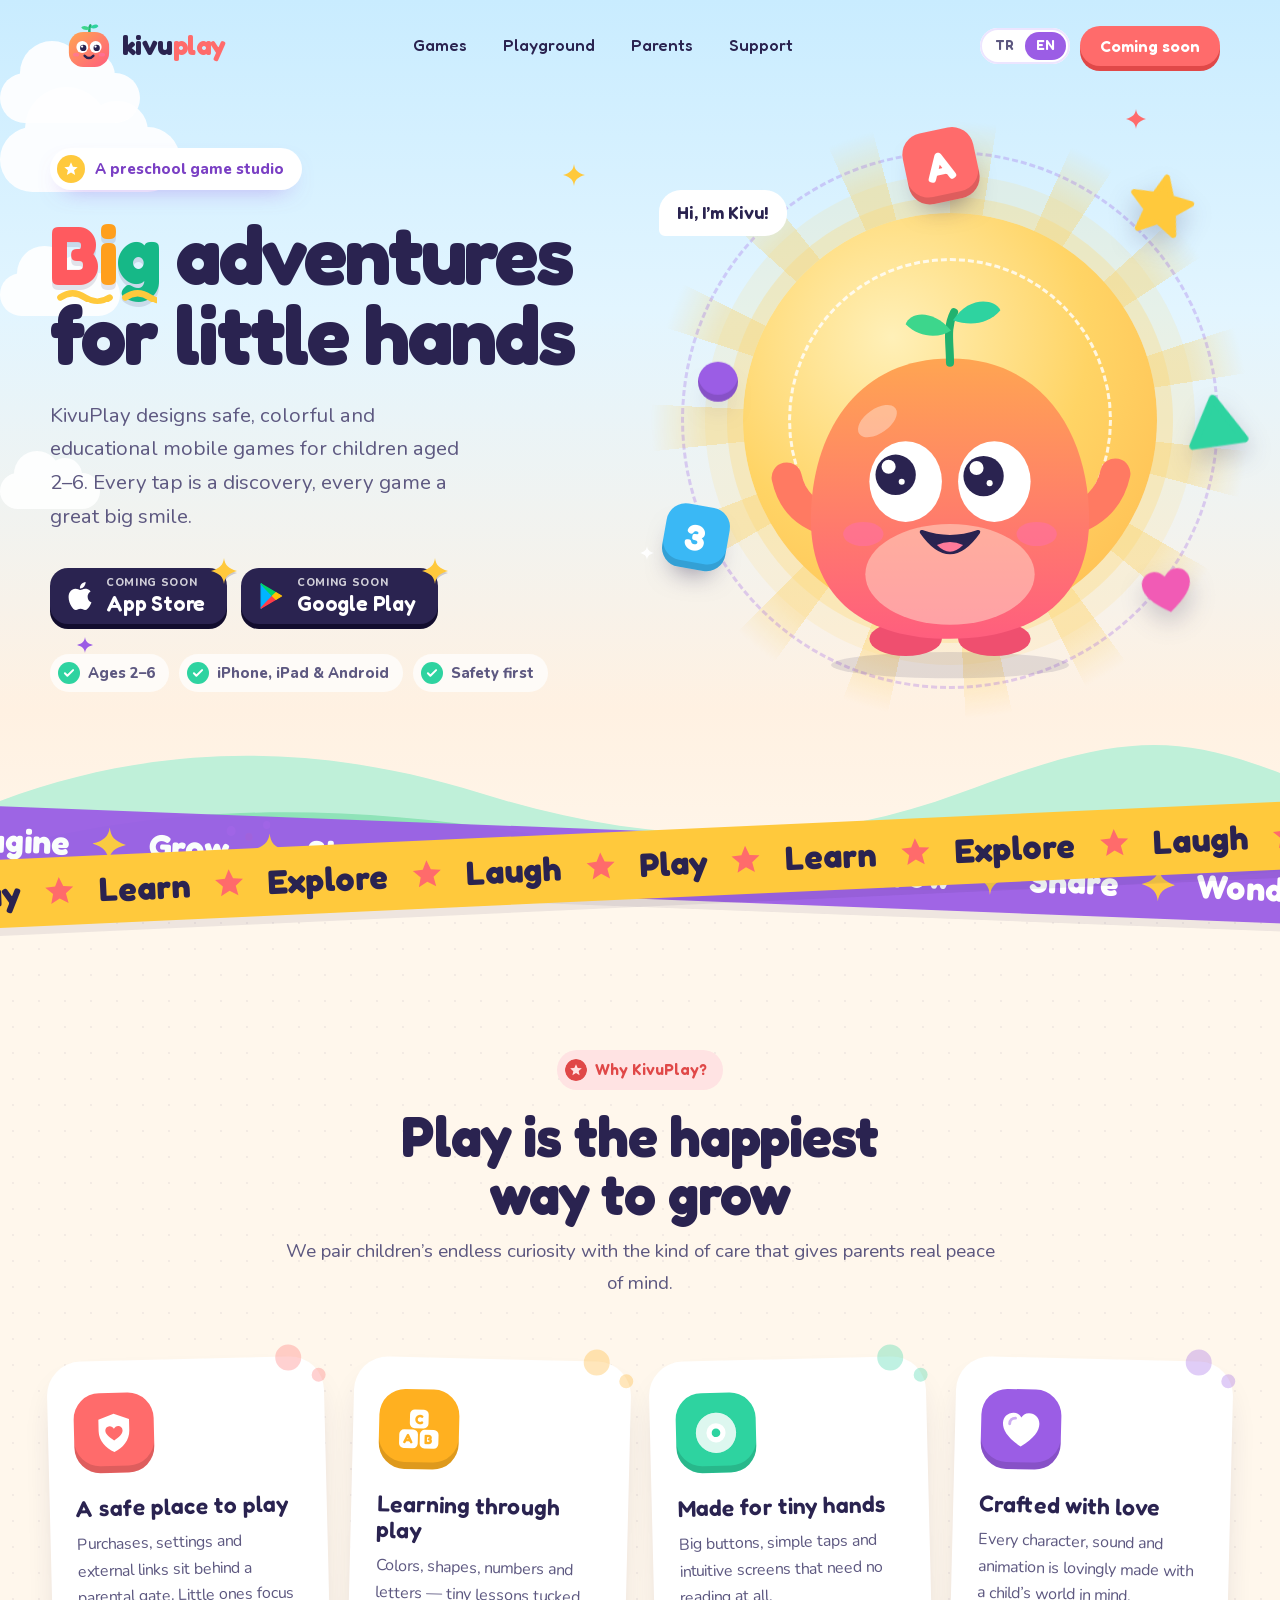
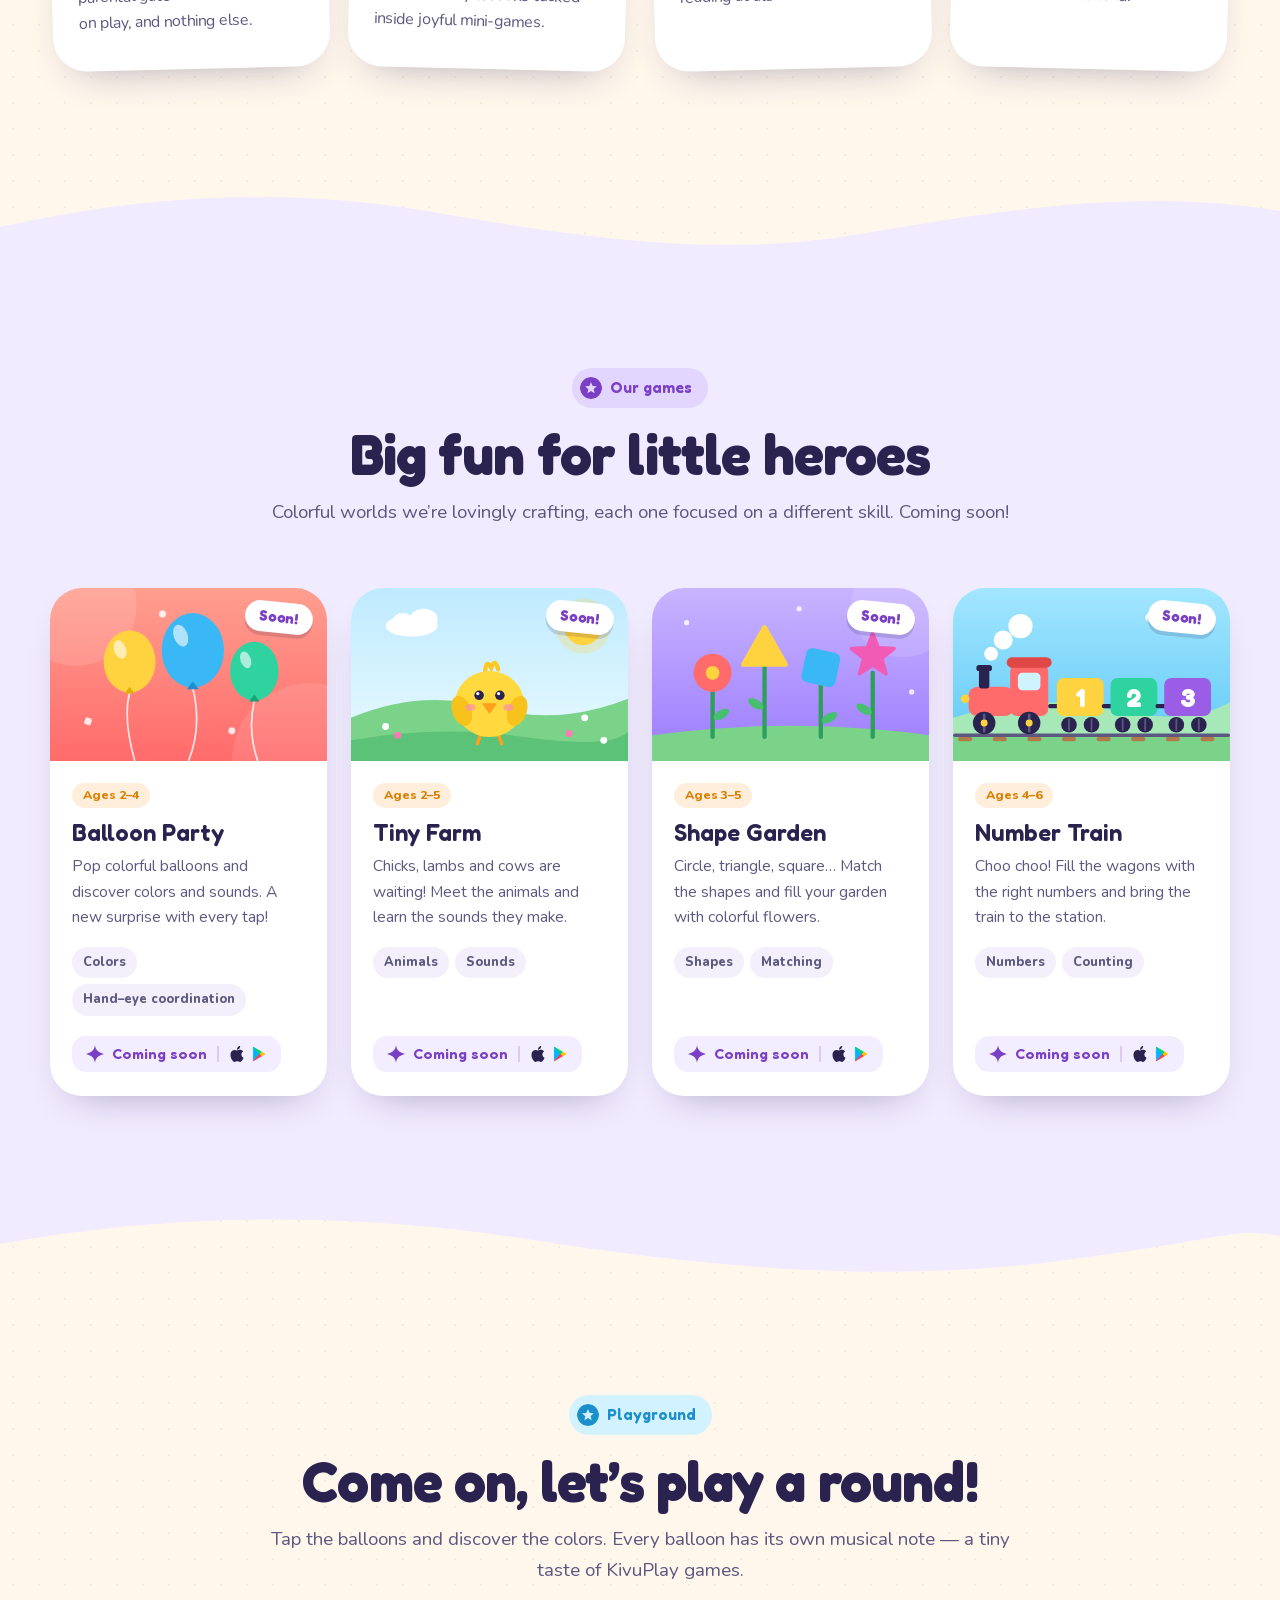
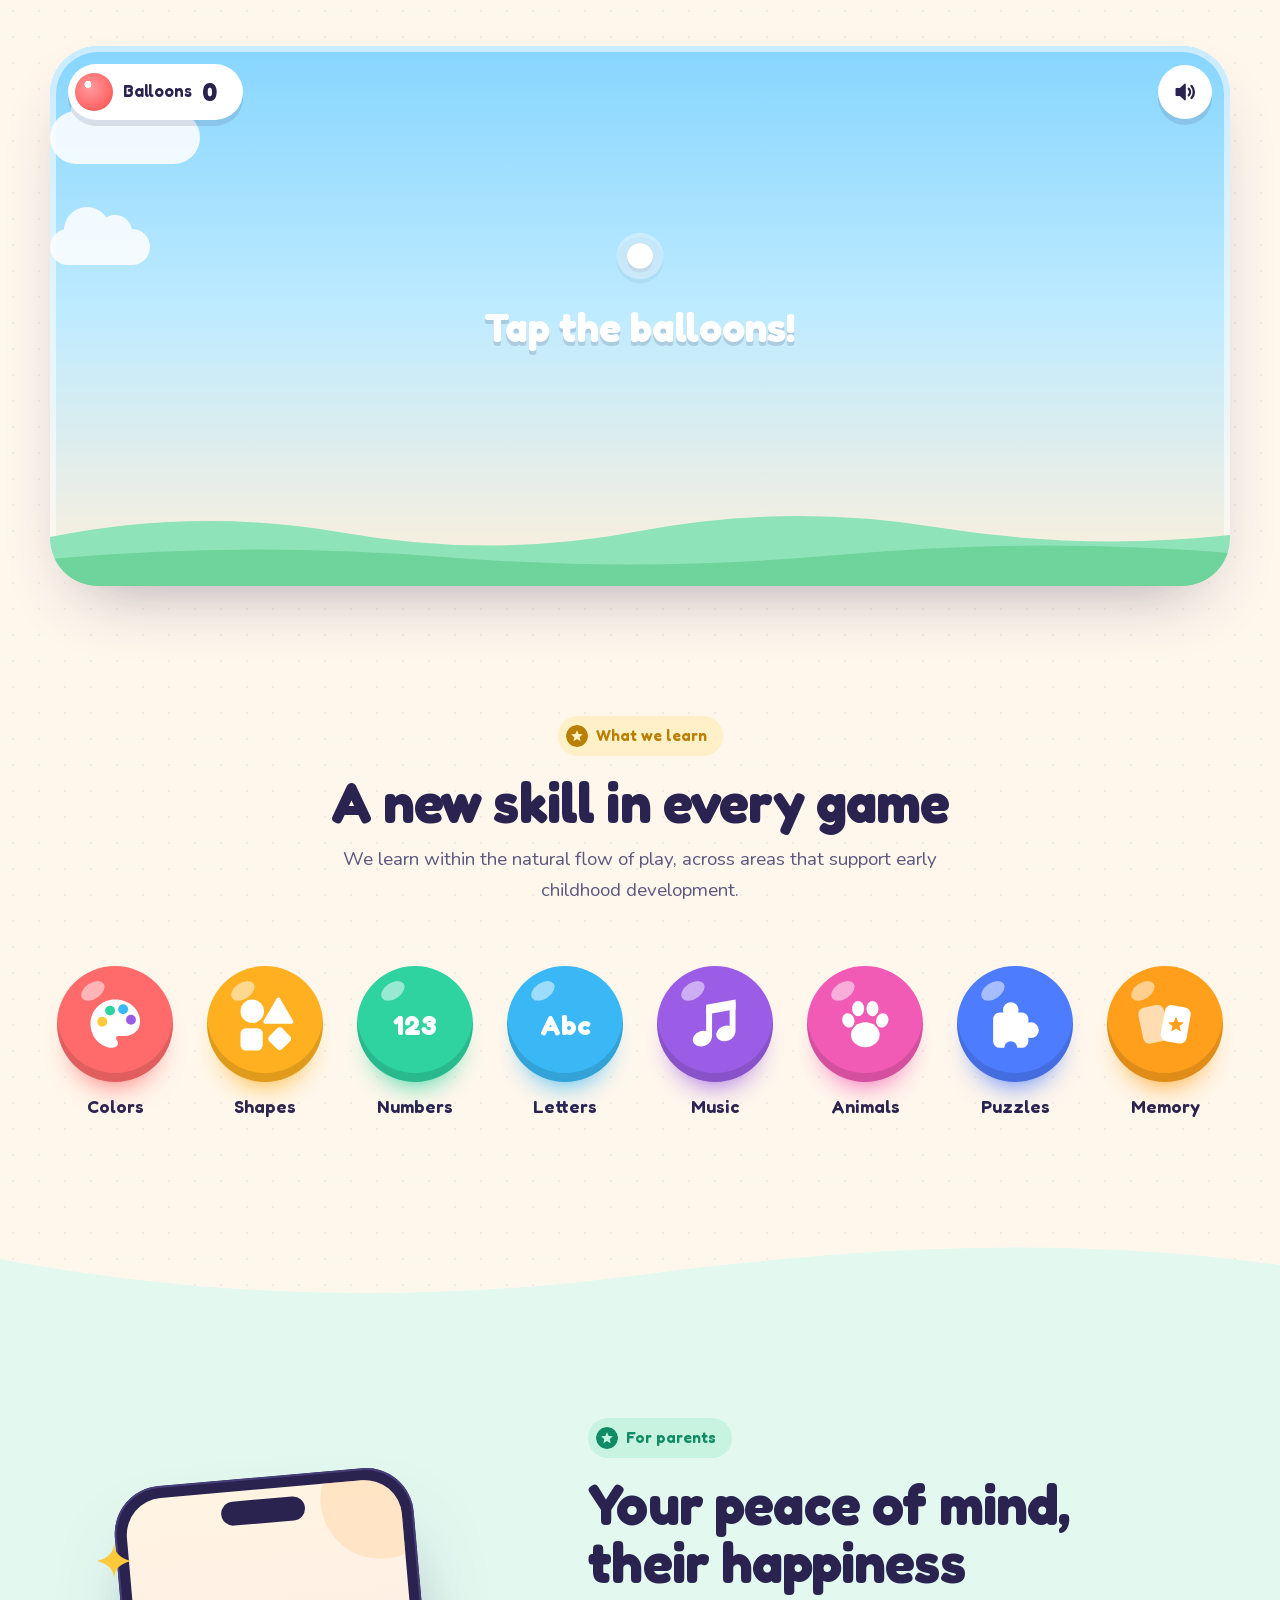
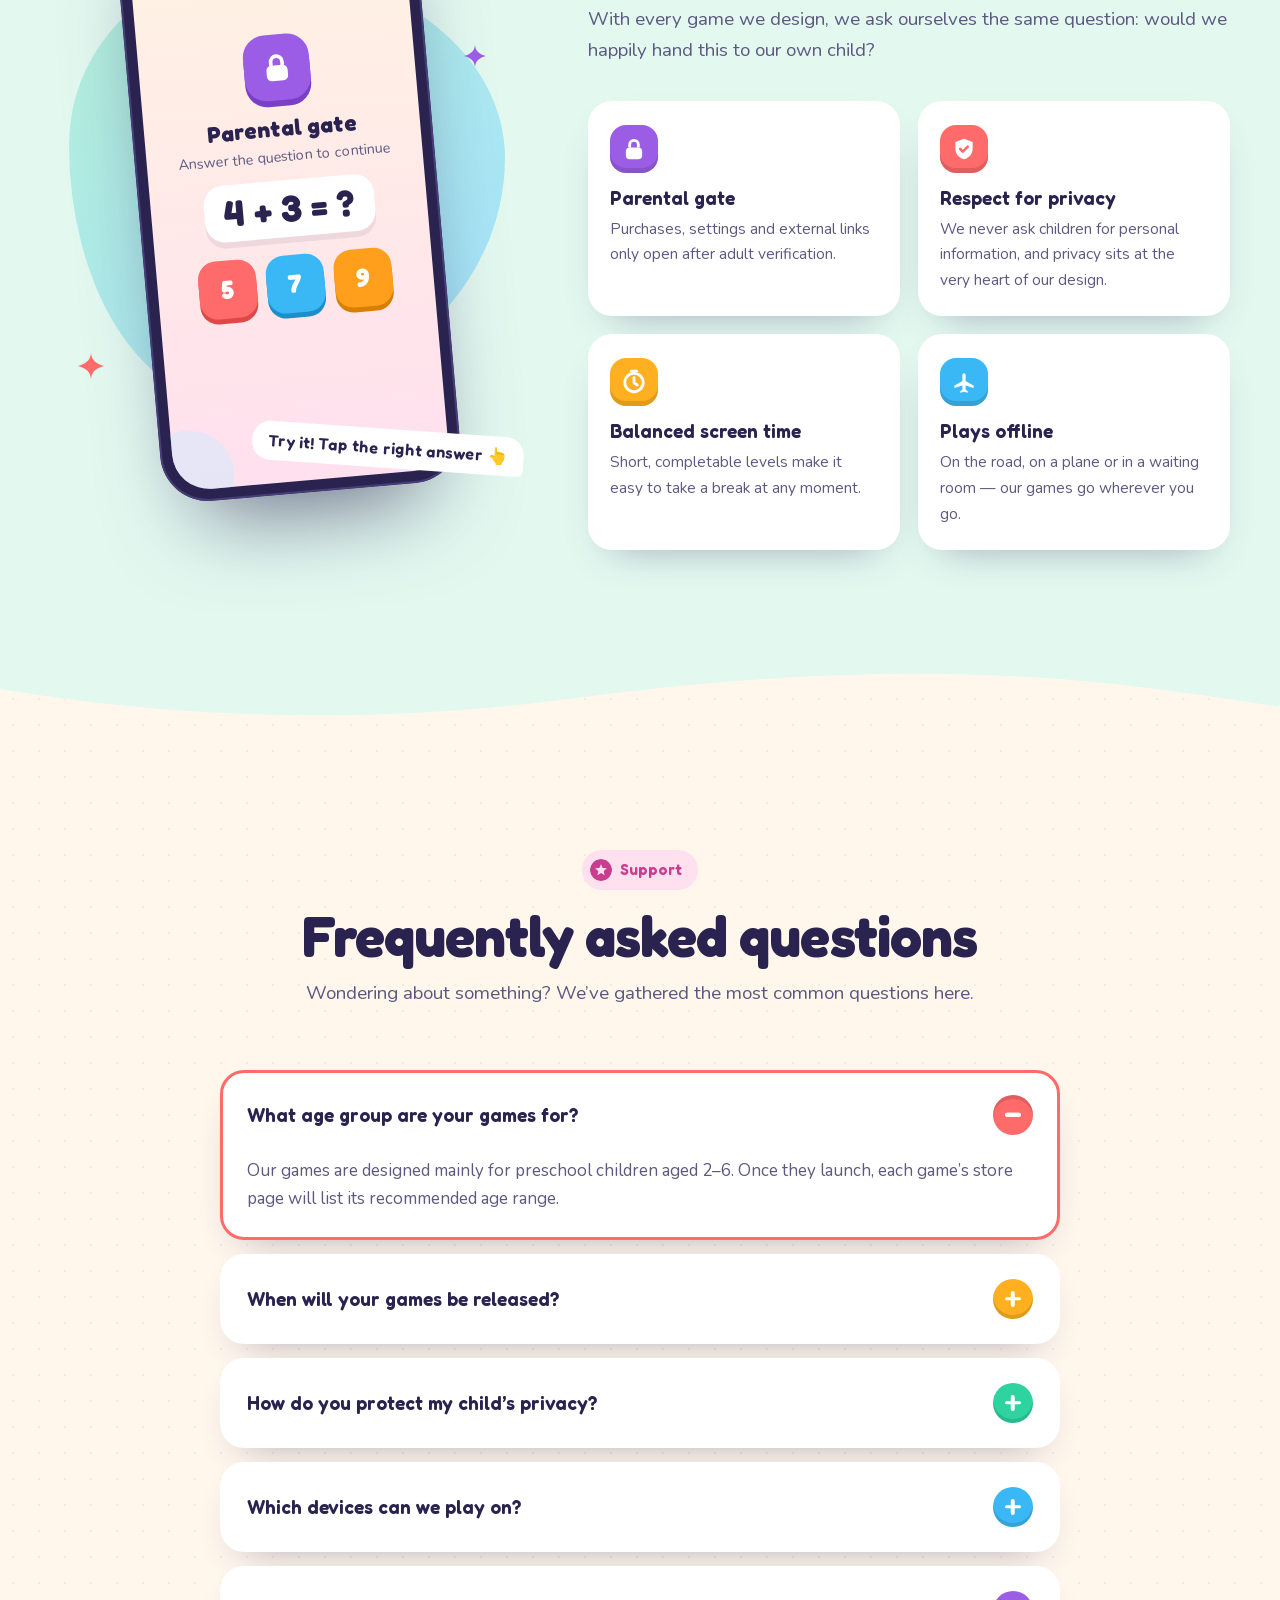
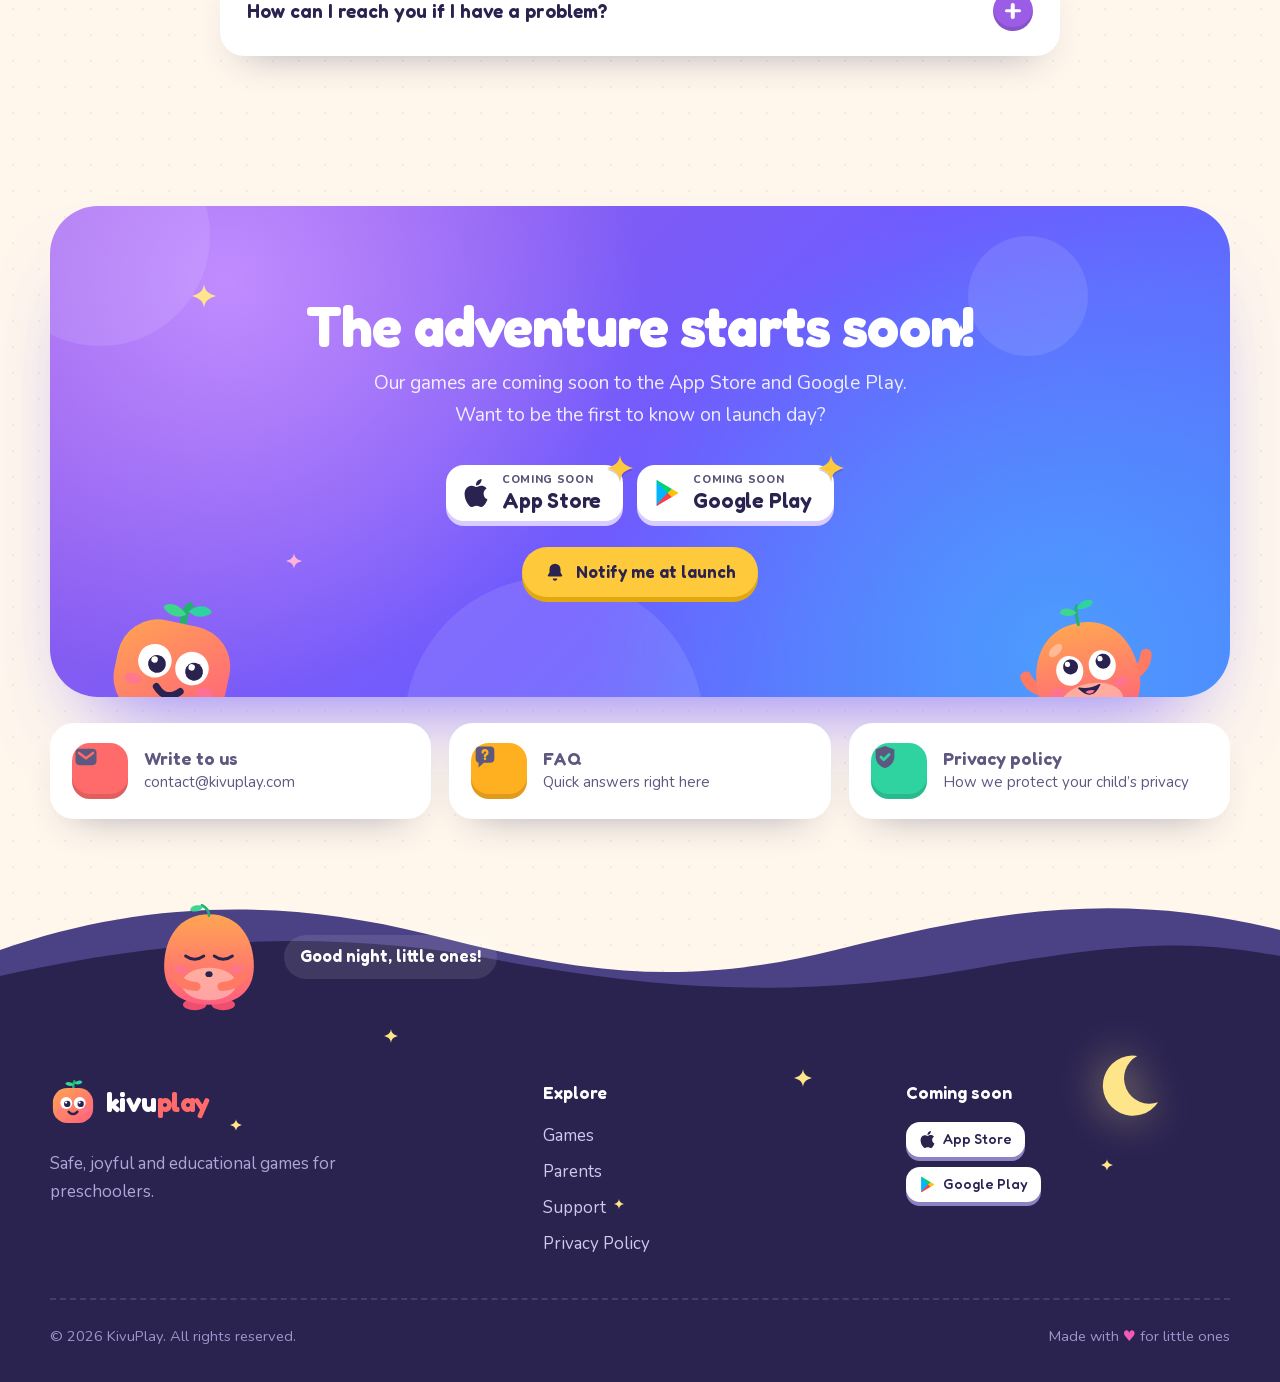
<file: index.html>
<!doctype html>
<html lang="tr">
<head>
  <meta charset="utf-8">
  <meta name="viewport" content="width=device-width, initial-scale=1, viewport-fit=cover">
  <title>KivuPlay — Okul öncesi çocuklar için eğitici oyunlar</title>
  <meta name="description" content="KivuPlay, 2–6 yaş arası çocuklar için güvenli, renkli ve öğretici mobil oyunlar tasarlayan bir oyun stüdyosudur. Oyunlarımız çok yakında App Store ve Google Play'de.">
  <meta name="theme-color" content="#C9ECFF">
  <link rel="icon" href="assets/img/favicon.svg" type="image/svg+xml">

  <meta property="og:type" content="website">
  <meta property="og:site_name" content="KivuPlay">
  <meta property="og:title" content="KivuPlay — Küçük eller için kocaman maceralar">
  <meta property="og:description" content="2–6 yaş arası çocuklar için güvenli, renkli ve öğretici mobil oyunlar.">
  <meta name="twitter:card" content="summary">

  <link rel="preload" href="assets/fonts/fredoka-latin.woff2" as="font" type="font/woff2" crossorigin>
  <link rel="preload" href="assets/fonts/nunito-latin.woff2" as="font" type="font/woff2" crossorigin>
  <link rel="stylesheet" href="assets/css/style.css">
  <script>document.documentElement.classList.add('js')</script>

  <script type="application/ld+json">
  {
    "@context": "https://schema.org",
    "@type": "Organization",
    "name": "KivuPlay",
    "description": "Okul öncesi çocuklar için eğitici mobil oyunlar.",
    "email": "contact@kivuplay.com",
    "logo": "assets/img/favicon.svg"
  }
  </script>
</head>
<body data-page="home">

<a class="skip" href="#main" data-i18n="skip">İçeriğe geç</a>

<!-- ============ SVG SPRITE ============ -->
<svg class="sprite" aria-hidden="true" focusable="false" xmlns="http://www.w3.org/2000/svg">
  <defs>
    <linearGradient id="gKivu" x1="0" y1="0" x2="0" y2="1">
      <stop offset="0" stop-color="#FFA552"/>
      <stop offset="1" stop-color="#FF5E7E"/>
    </linearGradient>
    <linearGradient id="gLogo" x1="0" y1="0" x2="1" y2="1">
      <stop offset="0" stop-color="#FFA552"/>
      <stop offset="1" stop-color="#FF5E7E"/>
    </linearGradient>
  </defs>

  <symbol id="i-apple" viewBox="0 0 24 24">
    <path fill="currentColor" d="M12.152 6.896c-.948 0-2.415-1.078-3.96-1.04-2.04.027-3.91 1.183-4.961 3.014-2.117 3.675-.546 9.103 1.519 12.09 1.013 1.454 2.208 3.09 3.792 3.039 1.52-.065 2.09-.987 3.935-.987 1.831 0 2.35.987 3.96.948 1.637-.026 2.676-1.48 3.676-2.948 1.156-1.688 1.636-3.325 1.662-3.415-.039-.013-3.182-1.221-3.22-4.857-.026-3.04 2.48-4.494 2.597-4.559-1.429-2.09-3.623-2.324-4.39-2.376-2-.156-3.675 1.09-4.61 1.09zM15.53 3.83c.843-1.012 1.4-2.427 1.245-3.83-1.207.052-2.662.805-3.532 1.818-.78.896-1.454 2.338-1.273 3.714 1.338.104 2.715-.688 3.559-1.701"/>
  </symbol>

  <symbol id="i-play" viewBox="0 0 24 24">
    <g stroke-linejoin="round" stroke-width="1.2">
      <polygon points="3.6,1.8 13.4,12 3.6,22.2" fill="#00B4FF" stroke="#00B4FF"/>
      <polygon points="3.6,1.8 16.3,9.2 13.4,12" fill="#00D46A" stroke="#00D46A"/>
      <polygon points="3.6,22.2 13.4,12 16.3,14.8" fill="#FF3D49" stroke="#FF3D49"/>
      <polygon points="16.3,9.2 21,12 16.3,14.8 13.4,12" fill="#FFC107" stroke="#FFC107"/>
    </g>
  </symbol>

  <symbol id="i-star" viewBox="0 0 24 24">
    <path fill="currentColor" d="M12 2l2.9 6.6 7.1.6-5.4 4.7 1.6 7L12 17.3 5.8 21l1.6-7L2 9.2l7.1-.6z"/>
  </symbol>

  <symbol id="i-spark" viewBox="0 0 24 24">
    <path fill="currentColor" d="M12 0c.8 6.4 3.6 9.6 12 12-8.4 2.4-11.2 5.6-12 12-.8-6.4-3.6-9.6-12-12 8.4-2.4 11.2-5.6 12-12z"/>
  </symbol>

  <symbol id="i-check" viewBox="0 0 24 24">
    <path d="M5 12.5l4.2 4.2L19 7" fill="none" stroke="currentColor" stroke-width="3.4" stroke-linecap="round" stroke-linejoin="round"/>
  </symbol>

  <symbol id="logo-mark" viewBox="0 0 48 48">
    <path d="M24.5 11C24.5 7 23.5 5 25.5 2.5" fill="none" stroke="#21B26F" stroke-width="2.6" stroke-linecap="round"/>
    <path d="M24.8 6C21 2 16.6 3 16 5C18.6 7.8 22.4 8 24.8 6Z" fill="#3DD68C"/>
    <path d="M25.4 4.6C28.4 0.6 33.2 1.2 33.8 3.4C31.4 6 28.2 6.4 25.4 4.6Z" fill="#2ED3A0"/>
    <rect x="3" y="9.5" width="42" height="36.5" rx="15" fill="url(#gLogo)"/>
    <circle cx="17" cy="25" r="6.2" fill="#fff"/>
    <circle cx="31" cy="25" r="6.2" fill="#fff"/>
    <circle cx="18" cy="26" r="3.3" fill="#2A2350"/>
    <circle cx="32" cy="26" r="3.3" fill="#2A2350"/>
    <circle cx="16.8" cy="24.6" r="1.2" fill="#fff"/>
    <circle cx="30.8" cy="24.6" r="1.2" fill="#fff"/>
    <ellipse cx="10.5" cy="33" rx="3.2" ry="2" fill="#FF6FA8" opacity=".6"/>
    <ellipse cx="37.5" cy="33" rx="3.2" ry="2" fill="#FF6FA8" opacity=".6"/>
    <path d="M19.5 34.2Q24 39 28.5 34.2" fill="none" stroke="#2A2350" stroke-width="2.6" stroke-linecap="round"/>
  </symbol>

  <!-- Kivu, static (used in CTA) -->
  <symbol id="kivu-static" viewBox="0 0 400 400">
    <path d="M84 240Q46 232 38 196" fill="none" stroke="#FF7A62" stroke-width="30" stroke-linecap="round"/>
    <path d="M316 240Q356 228 364 192" fill="none" stroke="#FF7A62" stroke-width="30" stroke-linecap="round"/>
    <path d="M200 78C292 78 338 152 338 238C338 318 282 356 200 356C118 356 62 318 62 238C62 152 108 78 200 78Z" fill="url(#gKivu)"/>
    <ellipse cx="200" cy="292" rx="84" ry="50" fill="#FFE1CF" opacity=".5"/>
    <ellipse cx="128" cy="140" rx="22" ry="12" fill="#fff" opacity=".35" transform="rotate(-35 128 140)"/>
    <path d="M200 82C200 62 196 48 204 32" fill="none" stroke="#21B26F" stroke-width="8" stroke-linecap="round"/>
    <path d="M201 50C182 28 160 32 156 44C170 58 190 58 201 50Z" fill="#3DD68C"/>
    <path d="M203 40C218 16 244 18 250 30C238 44 220 46 203 40Z" fill="#2ED3A0"/>
    <ellipse cx="156" cy="200" rx="36" ry="40" fill="#fff"/>
    <ellipse cx="244" cy="200" rx="36" ry="40" fill="#fff"/>
    <circle cx="160" cy="190" r="20" fill="#2A2350"/>
    <circle cx="248" cy="190" r="20" fill="#2A2350"/>
    <circle cx="153" cy="182" r="7" fill="#fff"/>
    <circle cx="241" cy="182" r="7" fill="#fff"/>
    <ellipse cx="114" cy="252" rx="20" ry="12" fill="#FF6FA8" opacity=".55"/>
    <ellipse cx="286" cy="252" rx="20" ry="12" fill="#FF6FA8" opacity=".55"/>
    <path d="M172 250Q200 290 228 250Q200 260 172 250Z" fill="#2A2350" stroke="#2A2350" stroke-width="4" stroke-linejoin="round"/>
    <path d="M187 263Q200 276 213 263Q200 257 187 263Z" fill="#FF7A9A"/>
  </symbol>

  <!-- Kivu, sleeping (footer) -->
  <symbol id="kivu-sleep" viewBox="0 0 400 400">
    <ellipse cx="156" cy="356" rx="36" ry="17" fill="#EF4F6F"/>
    <ellipse cx="244" cy="356" rx="36" ry="17" fill="#EF4F6F"/>
    <path d="M200 78C292 78 338 152 338 238C338 318 282 356 200 356C118 356 62 318 62 238C62 152 108 78 200 78Z" fill="url(#gKivu)"/>
    <ellipse cx="200" cy="292" rx="84" ry="50" fill="#FFE1CF" opacity=".5"/>
    <path d="M200 82C200 66 190 56 178 50" fill="none" stroke="#21B26F" stroke-width="8" stroke-linecap="round"/>
    <path d="M182 54C160 44 142 54 142 66C158 74 176 68 182 54Z" fill="#3DD68C"/>
    <path d="M128 206Q156 226 184 206" fill="none" stroke="#2A2350" stroke-width="9" stroke-linecap="round"/>
    <path d="M216 206Q244 226 272 206" fill="none" stroke="#2A2350" stroke-width="9" stroke-linecap="round"/>
    <ellipse cx="114" cy="248" rx="20" ry="12" fill="#FF6FA8" opacity=".55"/>
    <ellipse cx="286" cy="248" rx="20" ry="12" fill="#FF6FA8" opacity=".55"/>
    <ellipse cx="200" cy="262" rx="11" ry="9" fill="#2A2350"/>
    <path d="M96 268Q120 300 160 300" fill="none" stroke="#FF7A62" stroke-width="28" stroke-linecap="round"/>
    <path d="M304 268Q280 300 240 300" fill="none" stroke="#FF7A62" stroke-width="28" stroke-linecap="round"/>
  </symbol>
</svg>

<!-- ============ HEADER ============ -->
<header class="header" id="top">
  <div class="wrap">
    <div class="header__bar">
      <a class="logo" href="#top" aria-label="KivuPlay">
        <svg class="logo__mark" aria-hidden="true"><use href="#logo-mark"/></svg>
        <span class="logo__word"><b>kivu</b><i>play</i></span>
      </a>

      <nav class="nav" id="menu" aria-label="Ana menü">
        <a href="#oyunlar" data-i18n="nav.games">Oyunlar</a>
        <a href="#oyun-alani" data-i18n="nav.play">Oyun Alanı</a>
        <a href="#ebeveynler" data-i18n="nav.parents">Ebeveynler</a>
        <a href="#destek" data-i18n="nav.support">Destek</a>
      </nav>

      <div class="header__actions">
        <div class="lang" role="group" aria-label="Dil / Language">
          <button type="button" data-lang="tr" aria-pressed="true">TR</button>
          <button type="button" data-lang="en" aria-pressed="false">EN</button>
        </div>
        <a class="btn btn--sm header__cta" href="#indir" data-i18n="nav.soon">Çok yakında</a>
        <button class="burger" type="button" aria-expanded="false" aria-controls="menu" aria-label="Menü" data-i18n-label="nav.menu">
          <span></span><span></span><span></span>
        </button>
      </div>
    </div>
  </div>
</header>

<main id="main">

<!-- ============ HERO ============ -->
<section class="hero">
  <div class="sky" aria-hidden="true">
    <span class="cloud" style="--y:14%;--w:180px;--t:80s;--dl:-10s;--x0:8vw"></span>
    <span class="cloud" style="--y:30%;--w:120px;--t:62s;--dl:-40s;--x0:46vw"></span>
    <span class="cloud" style="--y:8%;--w:140px;--t:95s;--dl:-70s;--x0:70vw"></span>
    <span class="cloud" style="--y:52%;--w:100px;--t:70s;--dl:-25s;--x0:30vw"></span>
    <svg class="twinkle" style="top:18%;left:44%;--s:22px;--c:#FFC93C"><use href="#i-spark"/></svg>
    <svg class="twinkle" style="top:70%;left:6%;--s:16px;--c:#9B5DE5;--dl:.8s"><use href="#i-spark"/></svg>
    <svg class="twinkle" style="top:12%;left:88%;--s:20px;--c:#FF6B6B;--dl:1.4s"><use href="#i-spark"/></svg>
    <svg class="twinkle" style="top:60%;left:50%;--s:14px;--c:#fff;--dl:.4s"><use href="#i-spark"/></svg>
  </div>

  <div class="wrap hero__grid">
    <div class="hero__text">
      <span class="pill reveal">
        <span class="pill__dot"><svg><use href="#i-star"/></svg></span>
        <span data-i18n="hero.pill">Okul öncesi oyun stüdyosu</span>
      </span>

      <h1 class="hero__title reveal" style="--rd:.1s" data-i18n="hero.title">Küçük eller için <span class="hl">kocaman</span> maceralar</h1>

      <p class="hero__lead reveal" style="--rd:.2s" data-i18n="hero.lead">KivuPlay, 2–6 yaş arası çocuklar için güvenli, renkli ve öğretici mobil oyunlar tasarlar. Her dokunuş bir keşif, her oyun kocaman bir gülümseme.</p>

      <!-- Oyunlar yayınlanınca: <span class="btn store store--soon"> yerine <a class="btn store" href="MAĞAZA_LİNKİ"> kullanın -->
      <div class="stores reveal" style="--rd:.3s">
        <span class="btn store store--soon">
          <svg aria-hidden="true"><use href="#i-apple"/></svg>
          <span><small data-i18n="store.soon">Çok yakında</small><strong>App Store</strong></span>
          <svg class="store__spark" aria-hidden="true"><use href="#i-spark"/></svg>
        </span>
        <span class="btn store store--soon">
          <svg aria-hidden="true"><use href="#i-play"/></svg>
          <span><small data-i18n="store.soon">Çok yakında</small><strong>Google Play</strong></span>
          <svg class="store__spark" aria-hidden="true"><use href="#i-spark"/></svg>
        </span>
      </div>

      <ul class="hero__chips reveal" style="--rd:.4s">
        <li><svg aria-hidden="true"><use href="#i-check"/></svg><span data-i18n="hero.chip1">2–6 yaş</span></li>
        <li><svg aria-hidden="true"><use href="#i-check"/></svg><span>iPhone, iPad &amp; Android</span></li>
        <li><svg aria-hidden="true"><use href="#i-check"/></svg><span data-i18n="hero.chip3">Önce güvenlik</span></li>
      </ul>
    </div>

    <div class="stage">
      <div class="stage__rays" aria-hidden="true"></div>
      <div class="stage__sun" aria-hidden="true"></div>
      <div class="stage__ring" aria-hidden="true"></div>
      <div class="stage__ring stage__ring--2" aria-hidden="true"></div>

      <div class="toy t1" data-depth="26" aria-hidden="true"><div class="toy__in" style="--c:#FF6B6B;--r:-12deg;--s:72px">A</div></div>
      <div class="toy t2" data-depth="-20" aria-hidden="true"><div class="toy__in" style="--c:#3AB8F5;--r:10deg;--s:64px;--dl:-1.5s">3</div></div>
      <div class="toy t3" data-depth="18" aria-hidden="true">
        <div class="toy__in toy__in--shape" style="--s:70px;--dl:-2.5s;--r:12deg"><svg viewBox="0 0 24 24"><path fill="#FFC93C" stroke="#FFC93C" stroke-width="2" stroke-linejoin="round" d="M12 2l2.9 6.6 7.1.6-5.4 4.7 1.6 7L12 17.3 5.8 21l1.6-7L2 9.2l7.1-.6z"/></svg></div>
      </div>
      <div class="toy t4" data-depth="-28" aria-hidden="true">
        <div class="toy__in toy__in--shape" style="--s:62px;--dl:-1s;--r:-8deg"><svg viewBox="0 0 24 24"><path fill="#2ED3A0" stroke="#2ED3A0" stroke-width="3" stroke-linejoin="round" d="M12 3L22 20H2Z"/></svg></div>
      </div>
      <div class="toy t5" data-depth="22" aria-hidden="true">
        <div class="toy__in toy__in--shape" style="--s:58px;--dl:-3s;--r:-10deg"><svg viewBox="0 0 24 24"><path fill="#F15BB5" d="M12 21.5C5 16.8 2 13 2 9.2 2 6.2 4.4 4 7.2 4c2 0 3.7 1.1 4.8 2.7C13.1 5.1 14.8 4 16.8 4 19.6 4 22 6.2 22 9.2c0 3.8-3 7.6-10 12.3z"/></svg></div>
      </div>
      <div class="toy t6" data-depth="14" aria-hidden="true"><div class="toy__in toy__in--ball" style="--c:#9B5DE5;--s:40px;--dl:-2s"></div></div>

      <p class="speech" aria-live="polite" data-i18n="hero.speech">Merhaba, ben Kivu!</p>

      <svg id="kivu" class="kivu" viewBox="0 0 400 400" role="button" tabindex="0" aria-label="Kivu ile oyna" data-i18n-label="hero.kivu">
        <ellipse class="kivu__shadow" cx="200" cy="382" rx="118" ry="13" fill="#2A2350" opacity=".12"/>
        <g class="kivu__body">
          <path d="M84 240Q46 232 38 196" fill="none" stroke="#FF7A62" stroke-width="30" stroke-linecap="round"/>
          <g class="kivu__wave"><path d="M316 240Q356 228 364 192" fill="none" stroke="#FF7A62" stroke-width="30" stroke-linecap="round"/></g>
          <ellipse cx="156" cy="356" rx="36" ry="17" fill="#EF4F6F"/>
          <ellipse cx="244" cy="356" rx="36" ry="17" fill="#EF4F6F"/>
          <path d="M200 78C292 78 338 152 338 238C338 318 282 356 200 356C118 356 62 318 62 238C62 152 108 78 200 78Z" fill="url(#gKivu)"/>
          <ellipse cx="200" cy="292" rx="84" ry="50" fill="#FFE1CF" opacity=".5"/>
          <ellipse cx="128" cy="140" rx="22" ry="12" fill="#fff" opacity=".35" transform="rotate(-35 128 140)"/>
          <g class="kivu__sprout">
            <path d="M200 82C200 62 196 48 204 32" fill="none" stroke="#21B26F" stroke-width="8" stroke-linecap="round"/>
            <path d="M201 50C182 28 160 32 156 44C170 58 190 58 201 50Z" fill="#3DD68C"/>
            <path d="M203 40C218 16 244 18 250 30C238 44 220 46 203 40Z" fill="#2ED3A0"/>
          </g>
          <g transform="translate(156 200)">
            <g class="kivu__eye">
              <ellipse rx="36" ry="40" fill="#fff"/>
              <g class="kivu__pupil"><circle r="20" fill="#2A2350"/><circle cx="-7" cy="-8" r="7" fill="#fff"/><circle cx="6" cy="7" r="3" fill="#fff"/></g>
            </g>
          </g>
          <g transform="translate(244 200)">
            <g class="kivu__eye">
              <ellipse rx="36" ry="40" fill="#fff"/>
              <g class="kivu__pupil"><circle r="20" fill="#2A2350"/><circle cx="-7" cy="-8" r="7" fill="#fff"/><circle cx="6" cy="7" r="3" fill="#fff"/></g>
            </g>
          </g>
          <ellipse cx="114" cy="252" rx="20" ry="12" fill="#FF6FA8" opacity=".55"/>
          <ellipse cx="286" cy="252" rx="20" ry="12" fill="#FF6FA8" opacity=".55"/>
          <path d="M172 250Q200 290 228 250Q200 260 172 250Z" fill="#2A2350" stroke="#2A2350" stroke-width="4" stroke-linejoin="round"/>
          <path d="M187 263Q200 276 213 263Q200 257 187 263Z" fill="#FF7A9A"/>
        </g>
      </svg>
    </div>
  </div>

  <svg class="hero__hills" viewBox="0 0 1440 230" preserveAspectRatio="none" aria-hidden="true">
    <path d="M0 120C180 60 360 62 540 112S900 172 1080 112 1320 52 1440 92V230H0Z" fill="#BFF0D9"/>
    <path d="M0 168C220 116 420 126 620 156S1000 196 1200 156 1380 126 1440 136V230H0Z" fill="#8FE3B8"/>
    <g fill="#fff" opacity=".9">
      <circle cx="260" cy="150" r="5"/><circle cx="300" cy="144" r="4"/><circle cx="880" cy="170" r="5"/><circle cx="1240" cy="150" r="4"/><circle cx="1300" cy="146" r="5"/>
    </g>
    <g fill="#FFC93C">
      <circle cx="280" cy="156" r="4"/><circle cx="900" cy="176" r="4"/><circle cx="1270" cy="156" r="4"/>
    </g>
    <path d="M0 204C240 176 480 182 720 198S1200 214 1440 190V230H0Z" fill="#FFF7EC"/>
  </svg>
</section>

<!-- ============ RIBBONS ============ -->
<div class="ribbons" aria-hidden="true">
  <div class="ribbon ribbon--back">
    <div class="ribbon__track">
      <span data-i18n="rb.imagine">Hayal et</span><svg><use href="#i-spark"/></svg>
      <span data-i18n="rb.grow">Büyü</span><svg><use href="#i-spark"/></svg>
      <span data-i18n="rb.share">Paylaş</span><svg><use href="#i-spark"/></svg>
      <span data-i18n="rb.wonder">Merak et</span><svg><use href="#i-spark"/></svg>
      <span data-i18n="rb.imagine">Hayal et</span><svg><use href="#i-spark"/></svg>
      <span data-i18n="rb.grow">Büyü</span><svg><use href="#i-spark"/></svg>
      <span data-i18n="rb.share">Paylaş</span><svg><use href="#i-spark"/></svg>
      <span data-i18n="rb.wonder">Merak et</span><svg><use href="#i-spark"/></svg>
      <span data-i18n="rb.imagine">Hayal et</span><svg><use href="#i-spark"/></svg>
      <span data-i18n="rb.grow">Büyü</span><svg><use href="#i-spark"/></svg>
      <span data-i18n="rb.share">Paylaş</span><svg><use href="#i-spark"/></svg>
      <span data-i18n="rb.wonder">Merak et</span><svg><use href="#i-spark"/></svg>
      <span data-i18n="rb.imagine">Hayal et</span><svg><use href="#i-spark"/></svg>
      <span data-i18n="rb.grow">Büyü</span><svg><use href="#i-spark"/></svg>
      <span data-i18n="rb.share">Paylaş</span><svg><use href="#i-spark"/></svg>
      <span data-i18n="rb.wonder">Merak et</span><svg><use href="#i-spark"/></svg>
    </div>
  </div>
  <div class="ribbon ribbon--front">
    <div class="ribbon__track">
      <span data-i18n="rb.play">Oyna</span><svg><use href="#i-star"/></svg>
      <span data-i18n="rb.learn">Öğren</span><svg><use href="#i-star"/></svg>
      <span data-i18n="rb.explore">Keşfet</span><svg><use href="#i-star"/></svg>
      <span data-i18n="rb.laugh">Gül</span><svg><use href="#i-star"/></svg>
      <span data-i18n="rb.play">Oyna</span><svg><use href="#i-star"/></svg>
      <span data-i18n="rb.learn">Öğren</span><svg><use href="#i-star"/></svg>
      <span data-i18n="rb.explore">Keşfet</span><svg><use href="#i-star"/></svg>
      <span data-i18n="rb.laugh">Gül</span><svg><use href="#i-star"/></svg>
      <span data-i18n="rb.play">Oyna</span><svg><use href="#i-star"/></svg>
      <span data-i18n="rb.learn">Öğren</span><svg><use href="#i-star"/></svg>
      <span data-i18n="rb.explore">Keşfet</span><svg><use href="#i-star"/></svg>
      <span data-i18n="rb.laugh">Gül</span><svg><use href="#i-star"/></svg>
      <span data-i18n="rb.play">Oyna</span><svg><use href="#i-star"/></svg>
      <span data-i18n="rb.learn">Öğren</span><svg><use href="#i-star"/></svg>
      <span data-i18n="rb.explore">Keşfet</span><svg><use href="#i-star"/></svg>
      <span data-i18n="rb.laugh">Gül</span><svg><use href="#i-star"/></svg>
    </div>
  </div>
</div>

<!-- ============ WHY ============ -->
<section class="section" id="neden">
  <div class="wrap">
    <header class="sec-head reveal">
      <span class="eyebrow" data-i18n="why.eyebrow">Neden KivuPlay?</span>
      <h2 class="h2" data-i18n="why.title">Oyun, büyümenin en neşeli hâli</h2>
      <p data-i18n="why.lead">Çocukların sonsuz merakını, ebeveynlerin içini rahatlatan bir özenle buluşturuyoruz.</p>
    </header>

    <div class="features" data-stagger>
      <article class="feature reveal" style="--c:#FF6B6B">
        <div class="feature__icon">
          <svg viewBox="0 0 48 48" aria-hidden="true">
            <path d="M24 4L40 10V22C40 32 33 40 24 44C15 40 8 32 8 22V10Z" fill="#fff"/>
            <path class="accent" d="M24 32C18 28 15 25 15 21.5 15 19 17 17 19.5 17 21.5 17 23 18.2 24 19.8 25 18.2 26.5 17 28.5 17 31 17 33 19 33 21.5 33 25 30 28 24 32Z"/>
          </svg>
        </div>
        <h3 data-i18n="why.f1.t">Güvenli oyun alanı</h3>
        <p data-i18n="why.f1.p">Satın almalar, ayarlar ve dış bağlantılar ebeveyn kapısının arkasında. Minikler yalnızca oyuna odaklanır.</p>
      </article>

      <article class="feature reveal" style="--c:#FFB020">
        <div class="feature__icon">
          <svg viewBox="0 0 48 48" aria-hidden="true">
            <rect x="3.5" y="24.5" width="19.5" height="19.5" rx="5" fill="#fff"/>
            <rect x="25" y="24.5" width="19.5" height="19.5" rx="5" fill="#fff"/>
            <rect x="14.25" y="3.5" width="19.5" height="19.5" rx="5" fill="#fff"/>
            <g class="accent" font-family="Fredoka, sans-serif" font-weight="700" font-size="14" text-anchor="middle">
              <text x="13.25" y="39.2">A</text><text x="34.75" y="39.2">B</text><text x="24" y="18.2">C</text>
            </g>
          </svg>
        </div>
        <h3 data-i18n="why.f2.t">Oynayarak öğrenme</h3>
        <p data-i18n="why.f2.p">Renkler, şekiller, sayılar ve harfler; eğlenceli mini oyunların içine gizlenmiş minik dersler.</p>
      </article>

      <article class="feature reveal" style="--c:#2ED3A0">
        <div class="feature__icon">
          <svg viewBox="0 0 48 48" aria-hidden="true">
            <circle class="ripple" cx="24" cy="24" r="21" fill="#fff" opacity=".6"/>
            <circle class="ripple ripple--2" cx="24" cy="24" r="21" fill="#fff" opacity=".6"/>
            <circle cx="24" cy="24" r="10" fill="#fff"/>
            <circle class="accent" cx="24" cy="24" r="4.5"/>
          </svg>
        </div>
        <h3 data-i18n="why.f3.t">Minik ellere göre</h3>
        <p data-i18n="why.f3.p">Kocaman butonlar, basit dokunuşlar ve okuma gerektirmeyen, sezgisel arayüzler.</p>
      </article>

      <article class="feature reveal" style="--c:#9B5DE5">
        <div class="feature__icon">
          <svg viewBox="0 0 48 48" aria-hidden="true">
            <path d="M24 42C10 33 5 25 5 18 5 11.5 10 7 16 7 19.8 7 22.6 9 24 11.8 25.4 9 28.2 7 32 7 38 7 43 11.5 43 18 43 25 38 33 24 42Z" fill="#fff"/>
            <path d="M12 18.5C12 15 14.5 12.5 18 12.5" fill="none" stroke="#9B5DE5" stroke-width="3" stroke-linecap="round" opacity=".5"/>
          </svg>
        </div>
        <h3 data-i18n="why.f4.t">Sevgiyle tasarlandı</h3>
        <p data-i18n="why.f4.p">Her karakter, her ses ve her animasyon, çocukların dünyası düşünülerek özenle hazırlanır.</p>
      </article>
    </div>
  </div>
</section>

<!-- ============ GAMES ============ -->
<section class="section band band--lilac" id="oyunlar">
  <div class="wave wave--top" aria-hidden="true"><svg viewBox="0 0 1440 80" preserveAspectRatio="none"><path d="M0 48C160 16 320 8 480 32S800 80 960 56 1280 8 1440 32V80H0Z" fill="currentColor"/></svg></div>

  <div class="wrap">
    <header class="sec-head reveal">
      <span class="eyebrow" style="--e-bg:#E2D6FF;--e-c:#7A3FC4" data-i18n="games.eyebrow">Oyunlarımız</span>
      <h2 class="h2" data-i18n="games.title">Minik kahramanlar için kocaman eğlence</h2>
      <p data-i18n="games.lead">Üzerinde sevgiyle çalıştığımız, her biri farklı bir beceriye odaklanan rengârenk dünyalar. Çok yakında!</p>
    </header>

    <!-- Örnek oyunlar: kendi oyunlarınızın adı, görseli ve mağaza linkleriyle değiştirin. -->
    <div class="games" data-stagger>

      <article class="game reveal" data-tilt>
        <div class="game__cover">
          <span class="sticker" data-i18n="g.soon">Yakında!</span>
          <svg viewBox="0 0 320 200" aria-hidden="true">
            <defs><linearGradient id="cv1" x1="0" y1="0" x2="0" y2="1"><stop offset="0" stop-color="#FF9E8F"/><stop offset="1" stop-color="#FF6B6B"/></linearGradient></defs>
            <rect width="320" height="200" fill="url(#cv1)"/>
            <circle cx="30" cy="20" r="70" fill="#fff" opacity=".12"/>
            <circle cx="300" cy="200" r="90" fill="#fff" opacity=".1"/>
            <g fill="#fff" opacity=".85">
              <rect x="40" y="150" width="8" height="8" rx="2" transform="rotate(20 44 154)"/>
              <rect x="270" y="40" width="8" height="8" rx="2" transform="rotate(-25 274 44)"/>
              <circle cx="130" cy="30" r="4"/><circle cx="210" cy="165" r="4"/>
            </g>
            <g class="cv-float" style="--dl:-1s">
              <path d="M92 121Q84 150 98 200" stroke="#fff" stroke-width="2" fill="none" opacity=".8"/>
              <ellipse cx="92" cy="85" rx="30" ry="36" fill="#FFD23F"/>
              <path d="M86 122H98L92 114Z" fill="#E0B000"/>
              <ellipse cx="81" cy="71" rx="7" ry="11" fill="#fff" opacity=".6" transform="rotate(-20 81 71)"/>
            </g>
            <g class="cv-float" style="--dl:-2.6s">
              <path d="M165 116Q176 160 160 200" stroke="#fff" stroke-width="2" fill="none" opacity=".8"/>
              <ellipse cx="165" cy="72" rx="36" ry="43" fill="#3AB8F5"/>
              <path d="M158 117H172L165 108Z" fill="#1B8FCB"/>
              <ellipse cx="151" cy="55" rx="8" ry="13" fill="#fff" opacity=".6" transform="rotate(-20 151 55)"/>
            </g>
            <g class="cv-float" style="--dl:-.4s">
              <path d="M236 131Q228 165 240 200" stroke="#fff" stroke-width="2" fill="none" opacity=".8"/>
              <ellipse cx="236" cy="96" rx="28" ry="34" fill="#2ED3A0"/>
              <path d="M230 131H242L236 123Z" fill="#14A57A"/>
              <ellipse cx="226" cy="83" rx="6" ry="10" fill="#fff" opacity=".6" transform="rotate(-20 226 83)"/>
            </g>
          </svg>
        </div>
        <div class="game__body">
          <div class="game__meta"><span class="age" data-i18n="g1.age">2–4 yaş</span></div>
          <h3 data-i18n="g1.t">Balon Partisi</h3>
          <p data-i18n="g1.p">Rengârenk balonları patlat, renkleri ve sesleri keşfet. Her dokunuşta yeni bir sürpriz!</p>
          <ul class="tags"><li data-i18n="tag.colors">Renkler</li><li data-i18n="tag.hand">El-göz koordinasyonu</li></ul>
          <span class="soon-note"><svg aria-hidden="true"><use href="#i-spark"/></svg><span data-i18n="g.soonNote">Çok yakında</span><span class="soon-note__stores" aria-label="App Store, Google Play"><svg aria-hidden="true"><use href="#i-apple"/></svg><svg aria-hidden="true"><use href="#i-play"/></svg></span></span>
        </div>
      </article>

      <article class="game reveal" data-tilt>
        <div class="game__cover">
          <span class="sticker" data-i18n="g.soon">Yakında!</span>
          <svg viewBox="0 0 320 200" aria-hidden="true">
            <defs><linearGradient id="cv2" x1="0" y1="0" x2="0" y2="1"><stop offset="0" stop-color="#BFEAFF"/><stop offset="1" stop-color="#EAFBFF"/></linearGradient></defs>
            <rect width="320" height="200" fill="url(#cv2)"/>
            <circle cx="268" cy="44" r="22" fill="#FFD23F"/>
            <circle cx="268" cy="44" r="32" fill="#FFD23F" opacity=".25"/>
            <g fill="#fff"><ellipse cx="70" cy="44" rx="30" ry="12"/><ellipse cx="84" cy="36" rx="16" ry="12"/><ellipse cx="60" cy="38" rx="12" ry="9"/></g>
            <path d="M0 150Q80 116 160 138T320 128V200H0Z" fill="#7BD389"/>
            <path d="M0 176Q100 158 200 172T320 166V200H0Z" fill="#5CC277"/>
            <g fill="#fff"><circle cx="40" cy="160" r="4"/><circle cx="270" cy="150" r="4"/><circle cx="292" cy="176" r="4"/></g>
            <g fill="#FF7AB6"><circle cx="54" cy="170" r="4"/><circle cx="252" cy="168" r="4"/></g>
            <g class="cv-hop">
              <path d="M150 168l-4 12M170 168l4 12" stroke="#FF9F1C" stroke-width="4" stroke-linecap="round"/>
              <path d="M155 96Q156 82 162 92Q166 80 170 94" fill="none" stroke="#FFC81E" stroke-width="5" stroke-linecap="round"/>
              <ellipse cx="160" cy="134" rx="40" ry="38" fill="#FFD93D"/>
              <ellipse cx="128" cy="142" rx="11" ry="18" fill="#F7C21B" transform="rotate(-20 128 142)"/>
              <ellipse cx="192" cy="142" rx="11" ry="18" fill="#F7C21B" transform="rotate(20 192 142)"/>
              <circle cx="148" cy="124" r="5.5" fill="#2A2350"/><circle cx="172" cy="124" r="5.5" fill="#2A2350"/>
              <circle cx="146.5" cy="122" r="1.8" fill="#fff"/><circle cx="170.5" cy="122" r="1.8" fill="#fff"/>
              <path d="M153 134H167L160 144Z" fill="#FF9F1C" stroke="#FF9F1C" stroke-width="2" stroke-linejoin="round"/>
              <ellipse cx="138" cy="138" rx="6" ry="4" fill="#FF8FB1" opacity=".7"/><ellipse cx="182" cy="138" rx="6" ry="4" fill="#FF8FB1" opacity=".7"/>
            </g>
          </svg>
        </div>
        <div class="game__body">
          <div class="game__meta"><span class="age" data-i18n="g2.age">2–5 yaş</span></div>
          <h3 data-i18n="g2.t">Minik Çiftlik</h3>
          <p data-i18n="g2.p">Civcivler, kuzular ve inekler seni bekliyor! Hayvanları tanı, seslerini öğren.</p>
          <ul class="tags"><li data-i18n="tag.animals">Hayvanlar</li><li data-i18n="tag.sounds">Sesler</li></ul>
          <span class="soon-note"><svg aria-hidden="true"><use href="#i-spark"/></svg><span data-i18n="g.soonNote">Çok yakında</span><span class="soon-note__stores" aria-label="App Store, Google Play"><svg aria-hidden="true"><use href="#i-apple"/></svg><svg aria-hidden="true"><use href="#i-play"/></svg></span></span>
        </div>
      </article>

      <article class="game reveal" data-tilt>
        <div class="game__cover">
          <span class="sticker" data-i18n="g.soon">Yakında!</span>
          <svg viewBox="0 0 320 200" aria-hidden="true">
            <defs><linearGradient id="cv3" x1="0" y1="0" x2="0" y2="1"><stop offset="0" stop-color="#C8B4FF"/><stop offset="1" stop-color="#9B7BFF"/></linearGradient></defs>
            <rect width="320" height="200" fill="url(#cv3)"/>
            <circle cx="290" cy="20" r="60" fill="#fff" opacity=".12"/>
            <g fill="#fff" opacity=".8"><circle cx="40" cy="40" r="3"/><circle cx="170" cy="24" r="3"/><circle cx="300" cy="120" r="3"/></g>
            <path d="M0 170Q160 148 320 170V200H0Z" fill="#7BD389"/>
            <g class="cv-sway" style="--dl:-.5s">
              <path d="M70 172V112" stroke="#2E9E5B" stroke-width="5" stroke-linecap="round"/>
              <ellipse cx="80" cy="146" rx="10" ry="5" fill="#46C06E" transform="rotate(-30 80 146)"/>
              <circle cx="70" cy="98" r="22" fill="#FF6B6B"/><circle cx="70" cy="98" r="8" fill="#FFD23F"/>
            </g>
            <g class="cv-sway" style="--dl:-1.8s">
              <path d="M130 172V88" stroke="#2E9E5B" stroke-width="5" stroke-linecap="round"/>
              <ellipse cx="120" cy="134" rx="10" ry="5" fill="#46C06E" transform="rotate(30 120 134)"/>
              <path d="M130 46L154 88H106Z" fill="#FFD23F" stroke="#FFD23F" stroke-width="6" stroke-linejoin="round"/>
            </g>
            <g class="cv-sway" style="--dl:-1s">
              <path d="M195 172V112" stroke="#2E9E5B" stroke-width="5" stroke-linecap="round"/>
              <ellipse cx="205" cy="150" rx="10" ry="5" fill="#46C06E" transform="rotate(-30 205 150)"/>
              <rect x="175" y="72" width="40" height="40" rx="7" fill="#3AB8F5" transform="rotate(12 195 92)"/>
            </g>
            <g class="cv-sway" style="--dl:-2.4s">
              <path d="M255 172V98" stroke="#2E9E5B" stroke-width="5" stroke-linecap="round"/>
              <ellipse cx="245" cy="140" rx="10" ry="5" fill="#46C06E" transform="rotate(30 245 140)"/>
              <polygon points="255,52 261.5,69.1 279.7,70 265.5,81.4 270.3,99 255,89 239.7,99 244.5,81.4 230.3,70 248.5,69.1" fill="#F15BB5" stroke="#F15BB5" stroke-width="4" stroke-linejoin="round"/>
            </g>
          </svg>
        </div>
        <div class="game__body">
          <div class="game__meta"><span class="age" data-i18n="g3.age">3–5 yaş</span></div>
          <h3 data-i18n="g3.t">Şekil Bahçesi</h3>
          <p data-i18n="g3.p">Daire, üçgen, kare… Şekilleri eşleştir, bahçeni rengârenk çiçeklerle doldur.</p>
          <ul class="tags"><li data-i18n="tag.shapes">Şekiller</li><li data-i18n="tag.match">Eşleştirme</li></ul>
          <span class="soon-note"><svg aria-hidden="true"><use href="#i-spark"/></svg><span data-i18n="g.soonNote">Çok yakında</span><span class="soon-note__stores" aria-label="App Store, Google Play"><svg aria-hidden="true"><use href="#i-apple"/></svg><svg aria-hidden="true"><use href="#i-play"/></svg></span></span>
        </div>
      </article>

      <article class="game reveal" data-tilt>
        <div class="game__cover">
          <span class="sticker" data-i18n="g.soon">Yakında!</span>
          <svg viewBox="0 0 320 200" aria-hidden="true">
            <defs><linearGradient id="cv4" x1="0" y1="0" x2="0" y2="1"><stop offset="0" stop-color="#A3E6FF"/><stop offset="1" stop-color="#5CC8F5"/></linearGradient></defs>
            <rect width="320" height="200" fill="url(#cv4)"/>
            <g fill="#fff" opacity=".9"><ellipse cx="250" cy="34" rx="28" ry="10"/><ellipse cx="262" cy="27" rx="14" ry="10"/></g>
            <path d="M0 150Q90 120 180 140T320 132V200H0Z" fill="#A7E8B9"/>
            <rect y="170" width="320" height="30" fill="#7BD389"/>
            <g fill="#B07A4A"><rect x="6" y="172" width="16" height="5" rx="2"/><rect x="46" y="172" width="16" height="5" rx="2"/><rect x="86" y="172" width="16" height="5" rx="2"/><rect x="126" y="172" width="16" height="5" rx="2"/><rect x="166" y="172" width="16" height="5" rx="2"/><rect x="206" y="172" width="16" height="5" rx="2"/><rect x="246" y="172" width="16" height="5" rx="2"/><rect x="286" y="172" width="16" height="5" rx="2"/></g>
            <rect y="168" width="320" height="4" rx="2" fill="#5D5880"/>
            <circle class="cv-smoke" cx="44" cy="76" r="8" fill="#fff"/>
            <circle class="cv-smoke" cx="58" cy="60" r="11" fill="#fff" style="--dl:-1s"/>
            <circle class="cv-smoke" cx="78" cy="44" r="14" fill="#fff" style="--dl:-2s"/>
            <g class="cv-train">
              <rect x="18" y="114" width="52" height="34" rx="10" fill="#FF6B6B"/>
              <rect x="30" y="94" width="12" height="22" rx="3" fill="#2A2350"/>
              <rect x="27" y="89" width="18" height="7" rx="3" fill="#2A2350"/>
              <circle cx="14" cy="128" r="5" fill="#FFD23F"/>
              <rect x="66" y="88" width="44" height="60" rx="8" fill="#FF6B6B"/>
              <rect x="62" y="80" width="52" height="12" rx="6" fill="#E04848"/>
              <rect x="75" y="98" width="26" height="20" rx="5" fill="#CFF3FF"/>
              <rect x="110" y="134" width="12" height="5" rx="2" fill="#2A2350"/>
              <rect x="120" y="104" width="54" height="44" rx="8" fill="#FFD23F"/>
              <rect x="172" y="134" width="12" height="5" rx="2" fill="#2A2350"/>
              <rect x="182" y="104" width="54" height="44" rx="8" fill="#2ED3A0"/>
              <rect x="234" y="134" width="12" height="5" rx="2" fill="#2A2350"/>
              <rect x="244" y="104" width="54" height="44" rx="8" fill="#9B5DE5"/>
              <g font-family="Fredoka, sans-serif" font-weight="700" font-size="30" fill="#fff" text-anchor="middle">
                <text x="147" y="137">1</text><text x="209" y="137">2</text><text x="271" y="137">3</text>
              </g>
            </g>
            <g fill="#2A2350">
              <g class="cv-wheel"><circle cx="36" cy="156" r="13"/><rect x="34.5" y="145" width="3" height="22" rx="1.5" fill="#5D5880"/><circle cx="36" cy="156" r="4" fill="#FFD23F"/></g>
              <g class="cv-wheel"><circle cx="88" cy="156" r="13"/><rect x="86.5" y="145" width="3" height="22" rx="1.5" fill="#5D5880"/><circle cx="88" cy="156" r="4" fill="#FFD23F"/></g>
              <g class="cv-wheel"><circle cx="134" cy="158" r="9"/><rect x="133" y="151" width="2" height="14" fill="#5D5880"/></g>
              <g class="cv-wheel"><circle cx="160" cy="158" r="9"/><rect x="159" y="151" width="2" height="14" fill="#5D5880"/></g>
              <g class="cv-wheel"><circle cx="196" cy="158" r="9"/><rect x="195" y="151" width="2" height="14" fill="#5D5880"/></g>
              <g class="cv-wheel"><circle cx="222" cy="158" r="9"/><rect x="221" y="151" width="2" height="14" fill="#5D5880"/></g>
              <g class="cv-wheel"><circle cx="258" cy="158" r="9"/><rect x="257" y="151" width="2" height="14" fill="#5D5880"/></g>
              <g class="cv-wheel"><circle cx="284" cy="158" r="9"/><rect x="283" y="151" width="2" height="14" fill="#5D5880"/></g>
            </g>
          </svg>
        </div>
        <div class="game__body">
          <div class="game__meta"><span class="age" data-i18n="g4.age">4–6 yaş</span></div>
          <h3 data-i18n="g4.t">Sayı Treni</h3>
          <p data-i18n="g4.p">Çuf çuf! Vagonları doğru sayılarla doldur, treni istasyona ulaştır.</p>
          <ul class="tags"><li data-i18n="tag.numbers">Sayılar</li><li data-i18n="tag.count">Sayma</li></ul>
          <span class="soon-note"><svg aria-hidden="true"><use href="#i-spark"/></svg><span data-i18n="g.soonNote">Çok yakında</span><span class="soon-note__stores" aria-label="App Store, Google Play"><svg aria-hidden="true"><use href="#i-apple"/></svg><svg aria-hidden="true"><use href="#i-play"/></svg></span></span>
        </div>
      </article>
    </div>
  </div>

  <div class="wave wave--bottom" aria-hidden="true"><svg viewBox="0 0 1440 80" preserveAspectRatio="none"><path d="M0 40C200 72 400 72 600 44S1000 0 1200 24 1380 56 1440 48V80H0Z" fill="currentColor"/></svg></div>
</section>

<!-- ============ PLAYGROUND ============ -->
<section class="section" id="oyun-alani">
  <div class="wrap">
    <header class="sec-head reveal">
      <span class="eyebrow" style="--e-bg:#D3F2FF;--e-c:#1B8FCB" data-i18n="play.eyebrow">Oyun alanı</span>
      <h2 class="h2" data-i18n="play.title">Hadi, bir tur oynayalım!</h2>
      <p data-i18n="play.lead">Balonlara dokun, renkleri keşfet. Her balonun kendine ait bir notası var — KivuPlay oyunlarından minik bir tat.</p>
    </header>

    <div class="playground reveal" id="playground">
      <span class="cloud" style="--y:12%;--w:150px;--t:70s;--dl:-20s;--x0:10vw" aria-hidden="true"></span>
      <span class="cloud" style="--y:34%;--w:100px;--t:55s;--dl:-45s;--x0:60vw" aria-hidden="true"></span>

      <div class="pg__hud">
        <div class="score" aria-live="polite">
          <span class="score__icon" aria-hidden="true"></span>
          <span data-i18n="play.score">Balon</span>
          <b id="score">0</b>
        </div>
        <button class="sound" id="soundToggle" type="button" aria-pressed="true" aria-label="Ses" data-i18n-label="play.sound">
          <svg class="ico-on" viewBox="0 0 24 24" aria-hidden="true"><path d="M4 9h3.5L12 5v14l-4.5-4H4z" fill="#2A2350" stroke="#2A2350" stroke-width="1.5" stroke-linejoin="round"/><path d="M15.5 9a4.5 4.5 0 0 1 0 6M18 6.5a8 8 0 0 1 0 11" fill="none" stroke="#2A2350" stroke-width="2.2" stroke-linecap="round"/></svg>
          <svg class="ico-off" viewBox="0 0 24 24" aria-hidden="true"><path d="M4 9h3.5L12 5v14l-4.5-4H4z" fill="#2A2350" stroke="#2A2350" stroke-width="1.5" stroke-linejoin="round"/><path d="M16 9.5l5 5M21 9.5l-5 5" fill="none" stroke="#FF6B6B" stroke-width="2.4" stroke-linecap="round"/></svg>
        </button>
      </div>

      <div class="pg__hint" aria-hidden="true">
        <svg viewBox="0 0 48 48"><circle cx="24" cy="24" r="20" fill="#fff" opacity=".35"/><circle cx="24" cy="24" r="11" fill="#fff"/></svg>
        <span data-i18n="play.hint">Balonlara dokun!</span>
      </div>

      <p class="pg__cheer" aria-live="assertive"></p>

      <svg class="pg__grass" viewBox="0 0 1200 90" preserveAspectRatio="none" aria-hidden="true">
        <path d="M0 40Q150 10 300 36T600 34 900 30 1200 38V90H0Z" fill="#8FE3B8"/>
        <path d="M0 62Q200 44 400 60T800 58 1200 56V90H0Z" fill="#6FD39C"/>
      </svg>
    </div>
  </div>
</section>

<!-- ============ SKILLS ============ -->
<section class="section" id="beceriler" style="padding-top:20px">
  <div class="wrap">
    <header class="sec-head reveal">
      <span class="eyebrow" style="--e-bg:#FFF0C7;--e-c:#B97F00" data-i18n="skills.eyebrow">Neler öğreniyoruz?</span>
      <h2 class="h2" data-i18n="skills.title">Her oyunda yeni bir beceri</h2>
      <p data-i18n="skills.lead">Erken çocukluk gelişimini destekleyen alanlarda, oyunun doğal akışı içinde öğreniyoruz.</p>
    </header>

    <ul class="skills" data-stagger>
      <li class="skill reveal" style="--c:#FF6B6B;--i:0">
        <span class="skill__bubble"><svg viewBox="0 0 48 48" aria-hidden="true">
          <path d="M24 5C13.5 5 5 13 5 23.5S13 42 22 42c2.6 0 4-1.6 4-3.6 0-1.2-.6-2-1.1-2.8-.6-.9-.4-2.6 1.6-2.6H31c6.6 0 12-4.6 12-11.2C43 12.6 34.5 5 24 5Z" fill="#fff"/>
          <circle cx="14" cy="22" r="3.8" fill="#FFC93C"/><circle cx="20" cy="13.5" r="3.8" fill="#2ED3A0"/><circle cx="30" cy="12.5" r="3.8" fill="#3AB8F5"/><circle cx="36" cy="20.5" r="3.8" fill="#9B5DE5"/>
        </svg></span>
        <b data-i18n="sk.colors">Renkler</b>
      </li>
      <li class="skill reveal" style="--c:#FFB020;--i:1">
        <span class="skill__bubble"><svg viewBox="0 0 48 48" aria-hidden="true" fill="#fff">
          <circle cx="14" cy="14" r="9"/><path d="M34 5L44 22H24Z" stroke="#fff" stroke-width="3" stroke-linejoin="round"/><rect x="5" y="27" width="17" height="17" rx="4"/><rect x="28" y="28" width="14" height="14" rx="3" transform="rotate(45 35 35)"/>
        </svg></span>
        <b data-i18n="sk.shapes">Şekiller</b>
      </li>
      <li class="skill reveal" style="--c:#2ED3A0;--i:2">
        <span class="skill__bubble"><svg viewBox="0 0 48 48" aria-hidden="true"><text x="24" y="32" fill="#fff" font-family="Fredoka, sans-serif" font-weight="700" font-size="21" text-anchor="middle">123</text></svg></span>
        <b data-i18n="sk.numbers">Sayılar</b>
      </li>
      <li class="skill reveal" style="--c:#3AB8F5;--i:3">
        <span class="skill__bubble"><svg viewBox="0 0 48 48" aria-hidden="true"><text x="24" y="32" fill="#fff" font-family="Fredoka, sans-serif" font-weight="700" font-size="21" text-anchor="middle">Abc</text></svg></span>
        <b data-i18n="sk.letters">Harfler</b>
      </li>
      <li class="skill reveal" style="--c:#9B5DE5;--i:4">
        <span class="skill__bubble"><svg viewBox="0 0 48 48" aria-hidden="true" fill="#fff">
          <rect x="17" y="10" width="4.5" height="25" rx="2"/><rect x="35" y="6" width="4.5" height="25" rx="2"/><path d="M17 9L39.5 5V12.5L17 16.5Z"/>
          <ellipse cx="14" cy="35" rx="7.5" ry="5.8" transform="rotate(-20 14 35)"/><ellipse cx="32" cy="31" rx="7.5" ry="5.8" transform="rotate(-20 32 31)"/>
        </svg></span>
        <b data-i18n="sk.music">Müzik</b>
      </li>
      <li class="skill reveal" style="--c:#F15BB5;--i:5">
        <span class="skill__bubble"><svg viewBox="0 0 48 48" aria-hidden="true" fill="#fff">
          <ellipse cx="24" cy="32" rx="11" ry="9.5"/><ellipse cx="11" cy="21" rx="4.6" ry="5.6" transform="rotate(-20 11 21)"/><ellipse cx="18.5" cy="12" rx="4.6" ry="5.8"/><ellipse cx="29.5" cy="12" rx="4.6" ry="5.8"/><ellipse cx="37" cy="21" rx="4.6" ry="5.6" transform="rotate(20 37 21)"/>
        </svg></span>
        <b data-i18n="sk.animals">Hayvanlar</b>
      </li>
      <li class="skill reveal" style="--c:#4D7CFE;--i:6">
        <span class="skill__bubble"><svg viewBox="0 0 48 48" aria-hidden="true" fill="#fff">
          <rect x="7" y="15" width="27" height="27" rx="5"/><circle cx="20.5" cy="13" r="6"/><circle cx="36" cy="28.5" r="6"/><circle class="accent" cx="20.5" cy="42" r="5"/>
        </svg></span>
        <b data-i18n="sk.puzzles">Bulmacalar</b>
      </li>
      <li class="skill reveal" style="--c:#FF9F1C;--i:7">
        <span class="skill__bubble"><svg viewBox="0 0 48 48" aria-hidden="true">
          <rect x="5" y="10" width="20" height="28" rx="5" fill="#fff" opacity=".65" transform="rotate(-12 15 24)"/>
          <rect x="22" y="10" width="20" height="28" rx="5" fill="#fff" transform="rotate(10 32 24)"/>
          <path class="accent" transform="translate(25 17) scale(.6)" d="M12 2l2.9 6.6 7.1.6-5.4 4.7 1.6 7L12 17.3 5.8 21l1.6-7L2 9.2l7.1-.6z"/>
        </svg></span>
        <b data-i18n="sk.memory">Hafıza</b>
      </li>
    </ul>
  </div>
</section>

<!-- ============ PARENTS ============ -->
<section class="section band band--mint" id="ebeveynler">
  <div class="wave wave--top" aria-hidden="true"><svg viewBox="0 0 1440 80" preserveAspectRatio="none"><path d="M0 30C240 70 480 74 720 46S1200 6 1440 36V80H0Z" fill="currentColor"/></svg></div>

  <div class="wrap parents">
    <div class="phone-wrap reveal">
      <svg class="deco-star" style="top:6%;left:10%;--c:#FFC93C;--s:34px" aria-hidden="true"><use href="#i-spark"/></svg>
      <svg class="deco-star" style="top:20%;right:8%;--c:#9B5DE5;--s:22px;--dl:1s" aria-hidden="true"><use href="#i-spark"/></svg>
      <svg class="deco-star" style="bottom:12%;left:6%;--c:#FF6B6B;--s:26px;--dl:2s" aria-hidden="true"><use href="#i-spark"/></svg>

      <div class="phone">
        <span class="phone__notch" aria-hidden="true"></span>
        <div class="phone__screen">
          <div class="gate" id="gate">
            <div class="gate__lock" aria-hidden="true">
              <svg class="ico-closed" viewBox="0 0 24 24"><rect x="4.5" y="10.5" width="15" height="11" rx="3.5" fill="#fff"/><path d="M8 10.5V8a4 4 0 0 1 8 0v2.5" fill="none" stroke="#fff" stroke-width="2.6"/></svg>
              <svg class="ico-open" viewBox="0 0 24 24"><rect x="4.5" y="10.5" width="15" height="11" rx="3.5" fill="#fff"/><path d="M8 10.5V8a4 4 0 0 1 7.8-1.3" fill="none" stroke="#fff" stroke-width="2.6" stroke-linecap="round"/></svg>
            </div>
            <p class="gate__title" data-i18n="gate.title">Ebeveyn kapısı</p>
            <p class="gate__q" data-i18n="gate.q">Devam etmek için soruyu yanıtlayın</p>
            <p class="gate__sum"><span id="gateA">4</span> + <span id="gateB">3</span> = ?</p>
            <div class="gate__opts">
              <button type="button">5</button>
              <button type="button" data-ok="1">7</button>
              <button type="button">9</button>
            </div>
            <p class="gate__msg" aria-live="polite"></p>
          </div>
        </div>
      </div>
      <p class="phone-tip" data-i18n="gate.tip">Deneyin! Doğru cevaba dokunun 👆</p>
    </div>

    <div>
      <header class="sec-head sec-head--left reveal">
        <span class="eyebrow" style="--e-bg:#C8F3E1;--e-c:#0F8C66" data-i18n="parents.eyebrow">Ebeveynler için</span>
        <h2 class="h2" data-i18n="parents.title">Sizin içiniz rahat, onlar mutlu</h2>
        <p data-i18n="parents.lead">Her oyunu tasarlarken kendimize aynı soruyu soruyoruz: Bunu kendi çocuğumuza gönül rahatlığıyla oynatır mıydık?</p>
      </header>

      <ul class="promises" data-stagger>
        <li class="promise reveal" style="--c:#9B5DE5">
          <span class="promise__icon"><svg viewBox="0 0 24 24" aria-hidden="true"><rect x="4.5" y="10.5" width="15" height="11" rx="3.5" fill="currentColor"/><path d="M8 10.5V8a4 4 0 0 1 8 0v2.5" fill="none" stroke="currentColor" stroke-width="2.6"/></svg></span>
          <h3 data-i18n="p1.t">Ebeveyn kapısı</h3>
          <p data-i18n="p1.p">Satın almalar, ayarlar ve dış bağlantılar yalnızca yetişkin doğrulamasıyla açılır.</p>
        </li>
        <li class="promise reveal" style="--c:#FF6B6B">
          <span class="promise__icon"><svg viewBox="0 0 24 24" aria-hidden="true"><path d="M12 2.5l8 3v6c0 5-3.4 8.6-8 10-4.6-1.4-8-5-8-10v-6z" fill="currentColor"/><path d="M8.5 12l2.4 2.4L15.5 9.8" fill="none" stroke="#FF6B6B" stroke-width="2.4" stroke-linecap="round" stroke-linejoin="round"/></svg></span>
          <h3 data-i18n="p2.t">Gizliliğe saygı</h3>
          <p data-i18n="p2.p">Çocuklardan kişisel bilgi istemiyor, gizliliği tasarımın tam merkezine koyuyoruz.</p>
        </li>
        <li class="promise reveal" style="--c:#FFB020">
          <span class="promise__icon"><svg viewBox="0 0 24 24" aria-hidden="true"><circle cx="12" cy="12.5" r="8.5" fill="none" stroke="currentColor" stroke-width="2.6"/><path d="M12 8v4.8l3 2" fill="none" stroke="currentColor" stroke-width="2.6" stroke-linecap="round" stroke-linejoin="round"/><path d="M9.5 2h5" stroke="currentColor" stroke-width="2.6" stroke-linecap="round"/></svg></span>
          <h3 data-i18n="p3.t">Dengeli ekran süresi</h3>
          <p data-i18n="p3.p">Kısa ve tamamlanabilir bölümler sayesinde mola vermek her zaman kolay.</p>
        </li>
        <li class="promise reveal" style="--c:#3AB8F5">
          <span class="promise__icon"><svg viewBox="0 0 24 24" aria-hidden="true"><path fill="currentColor" d="M21 15.5L13.5 11V5.5a1.5 1.5 0 0 0-3 0V11L3 15.5V17.5l7.5-2.3V19l-2 1.5V22l3.5-1 3.5 1v-1.5l-2-1.5v-3.8l7.5 2.3z"/></svg></span>
          <h3 data-i18n="p4.t">İnternetsiz de oynanır</h3>
          <p data-i18n="p4.p">Yolda, uçakta ya da bekleme salonunda; oyunlarımız her yerde yanınızda.</p>
        </li>
      </ul>
    </div>
  </div>

  <div class="wave wave--bottom" aria-hidden="true"><svg viewBox="0 0 1440 80" preserveAspectRatio="none"><path d="M0 50C200 20 420 14 640 40S1080 76 1300 50 1420 30 1440 34V80H0Z" fill="currentColor"/></svg></div>
</section>

<!-- ============ FAQ ============ -->
<section class="section" id="destek">
  <div class="wrap">
    <header class="sec-head reveal">
      <span class="eyebrow" style="--e-bg:#FFE0EF;--e-c:#C93D8F" data-i18n="faq.eyebrow">Destek</span>
      <h2 class="h2" data-i18n="faq.title">Sıkça sorulan sorular</h2>
      <p data-i18n="faq.lead">Aklınıza takılan bir şey mi var? En çok merak edilenleri burada topladık.</p>
    </header>

    <div class="faq" data-stagger>
      <details class="reveal" style="--c:#FF6B6B" name="faq" open>
        <summary><span data-i18n="faq.q1">Oyunlarınız hangi yaş grubu için uygun?</span><span class="faq__icon" aria-hidden="true"></span></summary>
        <div class="faq__a" data-i18n="faq.a1">Oyunlarımız ağırlıklı olarak 2–6 yaş arası okul öncesi çocuklar için tasarlanıyor. Oyunlar yayınlandığında, her birinin mağaza sayfasında önerilen yaş aralığı yer alacak.</div>
      </details>
      <details class="reveal" style="--c:#FFB020" name="faq">
        <summary><span data-i18n="faq.q2">Oyunlarınız ne zaman çıkacak?</span><span class="faq__icon" aria-hidden="true"></span></summary>
        <div class="faq__a" data-i18n="faq.a2">Oyunlarımızın son rötuşlarını yapıyoruz; çok yakında App Store ve Google Play'de olacaklar. Çıktıkları gün haberdar olmak isterseniz bize <a href="mailto:contact@kivuplay.com">contact@kivuplay.com</a> adresinden yazmanız yeterli.</div>
      </details>
      <details class="reveal" style="--c:#2ED3A0" name="faq">
        <summary><span data-i18n="faq.q3">Çocuğumun gizliliğini nasıl koruyorsunuz?</span><span class="faq__icon" aria-hidden="true"></span></summary>
        <div class="faq__a" data-i18n="faq.a3">Çocuklardan kişisel bilgi talep etmiyoruz ve gizliliği her oyunun temeline koyuyoruz. Ayrıntılar için <a href="privacy.html">Gizlilik Politikamızı</a> inceleyebilirsiniz.</div>
      </details>
      <details class="reveal" style="--c:#3AB8F5" name="faq">
        <summary><span data-i18n="faq.q4">Hangi cihazlarda oynayabiliriz?</span><span class="faq__icon" aria-hidden="true"></span></summary>
        <div class="faq__a" data-i18n="faq.a4">Oyunlarımız iPhone, iPad ve Android telefon ile tabletler için geliştiriliyor. Desteklenen sürümler her oyunun mağaza sayfasında yer alacak.</div>
      </details>
      <details class="reveal" style="--c:#9B5DE5" name="faq">
        <summary><span data-i18n="faq.q5">Bir sorun yaşarsam size nasıl ulaşabilirim?</span><span class="faq__icon" aria-hidden="true"></span></summary>
        <div class="faq__a" data-i18n="faq.a5">Bize <a href="mailto:contact@kivuplay.com">contact@kivuplay.com</a> adresinden yazabilirsiniz. Her mesajı okuyoruz; geri bildirimleriniz oyunlarımızı daha da güzelleştiriyor!</div>
      </details>
    </div>
  </div>
</section>

<!-- ============ CTA + CONTACT ============ -->
<section class="cta" id="indir">
  <div class="wrap">
    <div class="cta__panel reveal">
      <span class="cta__bubble" style="width:220px;height:220px;top:-80px;left:-60px" aria-hidden="true"></span>
      <span class="cta__bubble" style="width:120px;height:120px;top:30px;right:12%" aria-hidden="true"></span>
      <span class="cta__bubble" style="width:300px;height:300px;bottom:-180px;left:30%" aria-hidden="true"></span>
      <svg class="twinkle" style="top:16%;left:12%;--s:24px;--c:#FFE58A" aria-hidden="true"><use href="#i-spark"/></svg>
      <svg class="twinkle" style="top:24%;right:22%;--s:18px;--c:#fff;--dl:.6s" aria-hidden="true"><use href="#i-spark"/></svg>
      <svg class="twinkle" style="bottom:26%;left:20%;--s:16px;--c:#FFB3DA;--dl:1.2s" aria-hidden="true"><use href="#i-spark"/></svg>
      <svg class="cta__kivu" aria-hidden="true"><use href="#kivu-static"/></svg>
      <svg class="cta__kivu cta__kivu--l" aria-hidden="true"><use href="#logo-mark"/></svg>

      <h2 class="h2" data-i18n="cta.title">Macera çok yakında başlıyor!</h2>
      <p data-i18n="cta.lead">Oyunlarımız çok yakında App Store ve Google Play'de. Çıktıkları gün ilk siz haberdar olmak ister misiniz?</p>
      <div class="stores">
        <span class="btn store store--light store--soon">
          <svg aria-hidden="true"><use href="#i-apple"/></svg>
          <span><small data-i18n="store.soon">Çok yakında</small><strong>App Store</strong></span>
          <svg class="store__spark" aria-hidden="true"><use href="#i-spark"/></svg>
        </span>
        <span class="btn store store--light store--soon">
          <svg aria-hidden="true"><use href="#i-play"/></svg>
          <span><small data-i18n="store.soon">Çok yakında</small><strong>Google Play</strong></span>
          <svg class="store__spark" aria-hidden="true"><use href="#i-spark"/></svg>
        </span>
      </div>
      <a class="btn btn--sun notify" href="mailto:contact@kivuplay.com?subject=KivuPlay">
        <svg viewBox="0 0 24 24" aria-hidden="true"><path d="M12 3a6 6 0 0 0-6 6v3.6L4.3 15.4A1 1 0 0 0 5.2 17h13.6a1 1 0 0 0 .9-1.6L18 12.6V9a6 6 0 0 0-6-6zM9.5 19a2.5 2.5 0 0 0 5 0z" fill="currentColor"/></svg>
        <span data-i18n="cta.notify">Çıkınca bana haber verin</span>
      </a>
    </div>

    <div class="contact" id="iletisim" data-stagger>
      <a class="tile reveal" href="mailto:contact@kivuplay.com" style="--c:#FF6B6B">
        <span class="tile__icon"><svg viewBox="0 0 24 24" aria-hidden="true"><rect x="3" y="5" width="18" height="14" rx="3.5" fill="currentColor"/><path d="M6 8.5l6 4.5 6-4.5" fill="none" stroke="#FF6B6B" stroke-width="2.2" stroke-linecap="round" stroke-linejoin="round"/></svg></span>
        <span><b data-i18n="ct.t1">Bize yazın</b><span>contact@kivuplay.com</span></span>
      </a>
      <a class="tile reveal" href="#destek" style="--c:#FFB020">
        <span class="tile__icon"><svg viewBox="0 0 24 24" aria-hidden="true"><path d="M4 6.5A3.5 3.5 0 0 1 7.5 3h9A3.5 3.5 0 0 1 20 6.5v7a3.5 3.5 0 0 1-3.5 3.5H11l-4.5 4v-4A3.5 3.5 0 0 1 4 13.5z" fill="currentColor"/><path d="M10 8.2a2 2 0 1 1 2.6 1.9c-.4.2-.6.5-.6.9v.4" fill="none" stroke="#FFB020" stroke-width="2" stroke-linecap="round"/><circle cx="12" cy="13.6" r="1.1" fill="#FFB020"/></svg></span>
        <span><b data-i18n="ct.t2">Sıkça sorulanlar</b><span data-i18n="ct.s2">Hızlı yanıtlar burada</span></span>
      </a>
      <a class="tile reveal" href="privacy.html" style="--c:#2ED3A0">
        <span class="tile__icon"><svg viewBox="0 0 24 24" aria-hidden="true"><path d="M12 2.5l8 3v6c0 5-3.4 8.6-8 10-4.6-1.4-8-5-8-10v-6z" fill="currentColor"/><path d="M8.5 12l2.4 2.4L15.5 9.8" fill="none" stroke="#2ED3A0" stroke-width="2.4" stroke-linecap="round" stroke-linejoin="round"/></svg></span>
        <span><b data-i18n="ct.t3">Gizlilik politikası</b><span data-i18n="ct.s3">Çocuğunuzun gizliliğini nasıl koruyoruz</span></span>
      </a>
    </div>
  </div>
</section>

</main>

<!-- ============ FOOTER (night) ============ -->
<footer class="footer">
  <svg class="footer__hills" viewBox="0 0 1440 130" preserveAspectRatio="none" aria-hidden="true">
    <path d="M0 70C160 20 320 18 480 54S760 110 940 70 1260 10 1440 50V130H0Z" fill="#4B4185"/>
    <path d="M0 96C200 56 380 50 560 80S900 120 1100 88 1360 64 1440 76V130H0Z" fill="currentColor"/>
  </svg>

  <div class="footer__sky" aria-hidden="true">
    <svg class="moon" viewBox="0 0 64 64"><path fill="currentColor" d="M40 6a26 26 0 1 0 18 40A22 22 0 0 1 40 6z"/></svg>
    <svg class="twinkle" style="top:130px;left:30%;--s:14px"><use href="#i-spark"/></svg>
    <svg class="twinkle" style="top:170px;left:62%;--s:18px;--dl:1s"><use href="#i-spark"/></svg>
    <svg class="twinkle" style="top:260px;left:86%;--s:12px;--dl:.5s"><use href="#i-spark"/></svg>
    <svg class="twinkle" style="top:300px;left:48%;--s:10px;--dl:1.6s"><use href="#i-spark"/></svg>
    <svg class="twinkle" style="top:220px;left:18%;--s:12px;--dl:2.1s"><use href="#i-spark"/></svg>
  </div>

  <div class="wrap" style="position:relative">
    <div class="sleepy" aria-hidden="true">
      <svg viewBox="0 0 400 400"><use href="#kivu-sleep"/></svg>
      <div class="zzz"><span>z</span><span>z</span><span>Z</span></div>
    </div>
    <p class="night-note" data-i18n="footer.night">İyi geceler, minikler!</p>

    <div class="footer__top">
      <div class="footer__brand">
        <a class="logo" href="#top" aria-label="KivuPlay">
          <svg class="logo__mark" aria-hidden="true"><use href="#logo-mark"/></svg>
          <span class="logo__word"><b>kivu</b><i>play</i></span>
        </a>
        <p class="footer__tagline" data-i18n="footer.tagline">Okul öncesi çocuklar için güvenli, neşeli ve öğretici oyunlar.</p>
      </div>
      <div>
        <h4 data-i18n="footer.explore">Keşfet</h4>
        <nav class="footer__links" aria-label="Alt menü">
          <a href="#oyunlar" data-i18n="nav.games">Oyunlar</a>
          <a href="#ebeveynler" data-i18n="nav.parents">Ebeveynler</a>
          <a href="#destek" data-i18n="nav.support">Destek</a>
          <a href="privacy.html" data-i18n="nav.privacy">Gizlilik Politikası</a>
        </nav>
      </div>
      <div>
        <h4 data-i18n="footer.get">Çok yakında</h4>
        <div class="footer__stores">
          <span class="mini-store mini-store--soon"><svg aria-hidden="true"><use href="#i-apple"/></svg>App Store</span>
          <span class="mini-store mini-store--soon"><svg aria-hidden="true"><use href="#i-play"/></svg>Google Play</span>
        </div>
      </div>
    </div>

    <div class="footer__bottom">
      <p data-i18n="footer.copy">© <span data-year>2026</span> KivuPlay. Tüm hakları saklıdır.</p>
      <p data-i18n="footer.love">Minikler için <span class="heart">♥</span> ile yapıldı</p>
    </div>
  </div>
</footer>

<script src="assets/js/i18n.js"></script>
<script src="assets/js/main.js"></script>
</body>
</html>
</file>
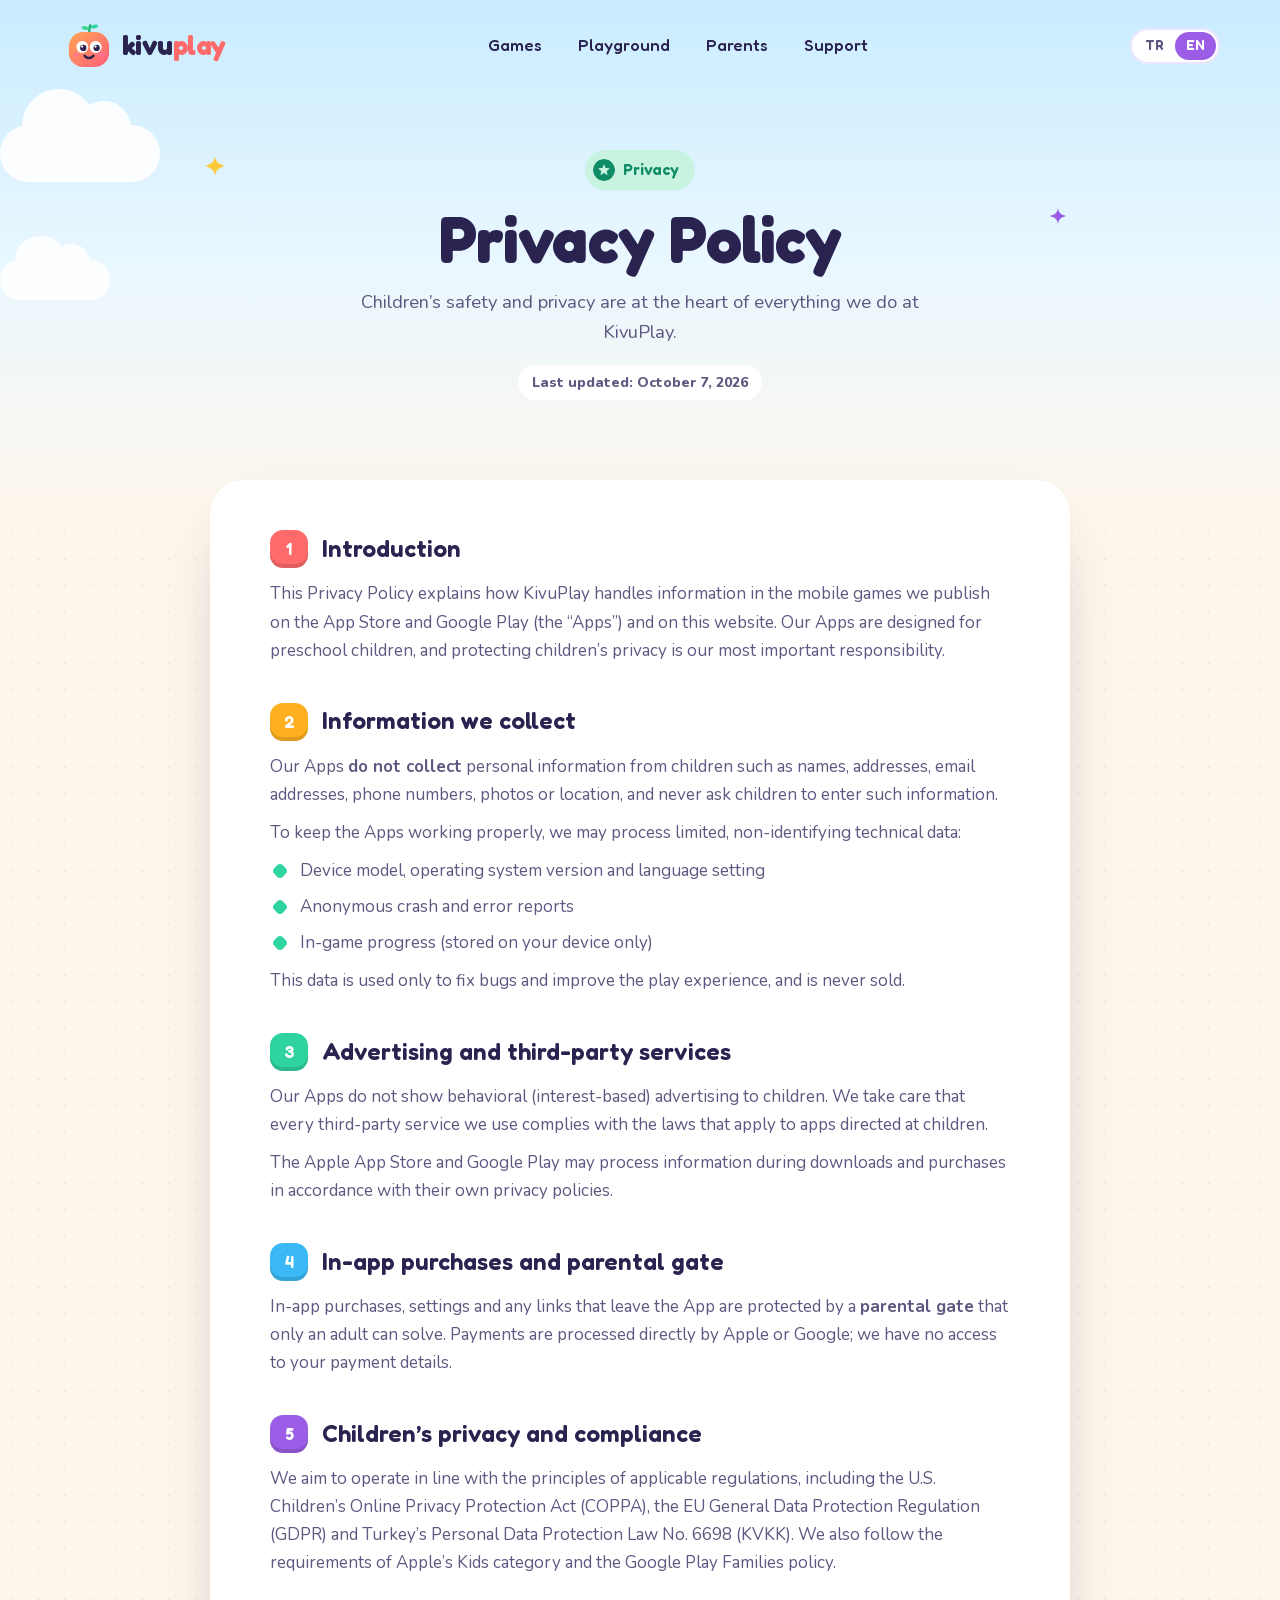
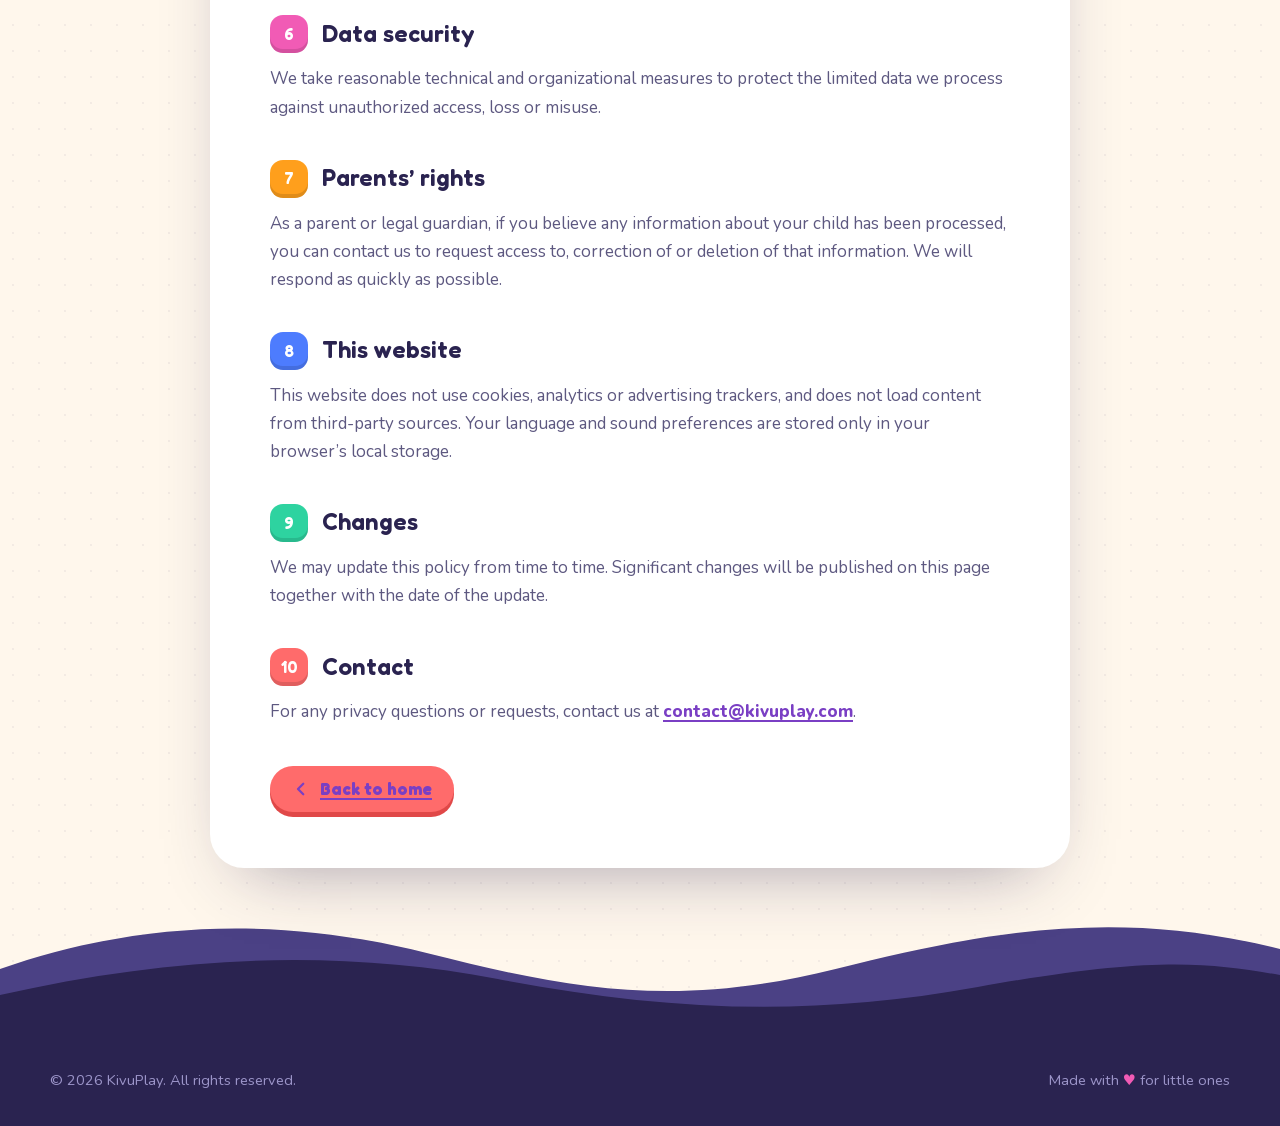
<file: privacy.html>
<!doctype html>
<html lang="tr">
<head>
  <meta charset="utf-8">
  <meta name="viewport" content="width=device-width, initial-scale=1, viewport-fit=cover">
  <title>Gizlilik Politikası — KivuPlay</title>
  <meta name="description" content="KivuPlay oyunlarının ve web sitesinin gizlilik politikası. Privacy policy for KivuPlay games and website.">
  <meta name="theme-color" content="#C9ECFF">
  <link rel="icon" href="assets/img/favicon.svg" type="image/svg+xml">
  <link rel="preload" href="assets/fonts/fredoka-latin.woff2" as="font" type="font/woff2" crossorigin>
  <link rel="stylesheet" href="assets/css/style.css">
  <script>document.documentElement.classList.add('js')</script>
</head>
<body data-page="privacy">

<!--
  ÖNEMLİ: Bu metin bir şablondur. Yayınlamadan önce uygulamalarınızda
  gerçekten kullandığınız SDK'lar (analitik, reklam, çökme raporlama vb.)
  ile uyumlu olduğundan emin olun ve bir hukuk danışmanına kontrol ettirin.
  Apple "Kids" kategorisi ve Google Play "Families" politikası, bu sayfanın
  uygulamaların gerçek davranışını doğru yansıtmasını şart koşar.
-->

<a class="skip" href="#main" data-i18n="skip">İçeriğe geç</a>

<svg class="sprite" aria-hidden="true" focusable="false" xmlns="http://www.w3.org/2000/svg">
  <defs>
    <linearGradient id="gLogo" x1="0" y1="0" x2="1" y2="1">
      <stop offset="0" stop-color="#FFA552"/>
      <stop offset="1" stop-color="#FF5E7E"/>
    </linearGradient>
  </defs>
  <symbol id="logo-mark" viewBox="0 0 48 48">
    <path d="M24.5 11C24.5 7 23.5 5 25.5 2.5" fill="none" stroke="#21B26F" stroke-width="2.6" stroke-linecap="round"/>
    <path d="M24.8 6C21 2 16.6 3 16 5C18.6 7.8 22.4 8 24.8 6Z" fill="#3DD68C"/>
    <path d="M25.4 4.6C28.4 0.6 33.2 1.2 33.8 3.4C31.4 6 28.2 6.4 25.4 4.6Z" fill="#2ED3A0"/>
    <rect x="3" y="9.5" width="42" height="36.5" rx="15" fill="url(#gLogo)"/>
    <circle cx="17" cy="25" r="6.2" fill="#fff"/>
    <circle cx="31" cy="25" r="6.2" fill="#fff"/>
    <circle cx="18" cy="26" r="3.3" fill="#2A2350"/>
    <circle cx="32" cy="26" r="3.3" fill="#2A2350"/>
    <circle cx="16.8" cy="24.6" r="1.2" fill="#fff"/>
    <circle cx="30.8" cy="24.6" r="1.2" fill="#fff"/>
    <ellipse cx="10.5" cy="33" rx="3.2" ry="2" fill="#FF6FA8" opacity=".6"/>
    <ellipse cx="37.5" cy="33" rx="3.2" ry="2" fill="#FF6FA8" opacity=".6"/>
    <path d="M19.5 34.2Q24 39 28.5 34.2" fill="none" stroke="#2A2350" stroke-width="2.6" stroke-linecap="round"/>
  </symbol>
  <symbol id="i-spark" viewBox="0 0 24 24">
    <path fill="currentColor" d="M12 0c.8 6.4 3.6 9.6 12 12-8.4 2.4-11.2 5.6-12 12-.8-6.4-3.6-9.6-12-12 8.4-2.4 11.2-5.6 12-12z"/>
  </symbol>
</svg>

<header class="header">
  <div class="wrap">
    <div class="header__bar">
      <a class="logo" href="index.html" aria-label="KivuPlay">
        <svg class="logo__mark" aria-hidden="true"><use href="#logo-mark"/></svg>
        <span class="logo__word"><b>kivu</b><i>play</i></span>
      </a>
      <nav class="nav" id="menu" aria-label="Ana menü">
        <a href="index.html#oyunlar" data-i18n="nav.games">Oyunlar</a>
        <a href="index.html#oyun-alani" data-i18n="nav.play">Oyun Alanı</a>
        <a href="index.html#ebeveynler" data-i18n="nav.parents">Ebeveynler</a>
        <a href="index.html#destek" data-i18n="nav.support">Destek</a>
      </nav>
      <div class="header__actions">
        <div class="lang" role="group" aria-label="Dil / Language">
          <button type="button" data-lang="tr" aria-pressed="true">TR</button>
          <button type="button" data-lang="en" aria-pressed="false">EN</button>
        </div>
        <button class="burger" type="button" aria-expanded="false" aria-controls="menu" aria-label="Menü" data-i18n-label="nav.menu">
          <span></span><span></span><span></span>
        </button>
      </div>
    </div>
  </div>
</header>

<main id="main">
  <section class="legal-hero">
    <div class="sky" aria-hidden="true">
      <span class="cloud" style="--y:24%;--w:160px;--t:80s;--dl:-20s;--x0:10vw"></span>
      <span class="cloud" style="--y:50%;--w:110px;--t:64s;--dl:-44s;--x0:70vw"></span>
      <svg class="twinkle" style="top:30%;left:16%;--s:20px;--c:#FFC93C"><use href="#i-spark"/></svg>
      <svg class="twinkle" style="top:40%;left:82%;--s:16px;--c:#9B5DE5;--dl:1s"><use href="#i-spark"/></svg>
    </div>
    <div class="wrap" style="position:relative">
      <span class="eyebrow" style="--e-bg:#C8F3E1;--e-c:#0F8C66" data-i18n="privacy.eyebrow">Gizlilik</span>
      <h1 class="h2" data-i18n="privacy.title">Gizlilik Politikası</h1>
      <p data-i18n="privacy.lead">Çocukların güvenliği ve gizliliği, KivuPlay'de yaptığımız her şeyin merkezinde yer alır.</p>
      <span class="updated" data-i18n="privacy.updated">Son güncelleme: 7 Ekim 2026</span>
    </div>
  </section>

  <div class="wrap">
    <!-- ========== TÜRKÇE ========== -->
    <article class="legal" data-only="tr" lang="tr">
      <h2 style="--c:#FF6B6B"><span class="num">1</span>Giriş</h2>
      <p>Bu Gizlilik Politikası, KivuPlay tarafından App Store ve Google Play üzerinden yayınlanan mobil oyunların (“Uygulamalar”) ve bu web sitesinin bilgileri nasıl ele aldığını açıklar. Uygulamalarımız okul öncesi çocuklar için tasarlanmıştır ve çocukların gizliliğini korumayı en önemli sorumluluğumuz olarak görürüz.</p>

      <h2 style="--c:#FFB020"><span class="num">2</span>Topladığımız bilgiler</h2>
      <p>Uygulamalarımız çocuklardan ad, adres, e-posta, telefon numarası, fotoğraf veya konum gibi kişisel bilgileri <strong>toplamaz</strong> ve bu tür bilgileri girmelerini istemez.</p>
      <p>Uygulamaların düzgün çalışması için kimliği belirlemeye yaramayan sınırlı teknik veriler işlenebilir:</p>
      <ul>
        <li>Cihaz modeli, işletim sistemi sürümü ve dil ayarı</li>
        <li>Anonim çökme ve hata raporları</li>
        <li>Oyun içi ilerleme (yalnızca cihazınızda saklanır)</li>
      </ul>
      <p>Bu veriler yalnızca hataları gidermek ve oyun deneyimini iyileştirmek için kullanılır; hiçbir zaman satılmaz.</p>

      <h2 style="--c:#2ED3A0"><span class="num">3</span>Reklamlar ve üçüncü taraf hizmetler</h2>
      <p>Uygulamalarımızda çocuklara yönelik davranışsal (ilgi alanına dayalı) reklam gösterilmez. Kullandığımız her üçüncü taraf hizmetin, çocuklara yönelik uygulamalar için geçerli yasal düzenlemelerle uyumlu olmasına özen gösteririz.</p>
      <p>Apple App Store ve Google Play, indirme ve satın alma işlemleri sırasında kendi gizlilik politikalarına göre bilgi işleyebilir.</p>

      <h2 style="--c:#3AB8F5"><span class="num">4</span>Uygulama içi satın almalar ve ebeveyn kapısı</h2>
      <p>Uygulama içi satın almalar, ayarlar ve uygulama dışına çıkan tüm bağlantılar, yalnızca bir yetişkinin çözebileceği bir <strong>ebeveyn kapısı</strong> ile korunur. Ödemeler doğrudan Apple veya Google tarafından işlenir; ödeme bilgilerinize erişimimiz yoktur.</p>

      <h2 style="--c:#9B5DE5"><span class="num">5</span>Çocukların gizliliği ve yasal uyum</h2>
      <p>Faaliyetlerimizi; ABD Çocukların Çevrimiçi Gizliliğini Koruma Yasası (COPPA), Avrupa Birliği Genel Veri Koruma Tüzüğü (GDPR) ve 6698 sayılı Kişisel Verilerin Korunması Kanunu (KVKK) başta olmak üzere ilgili düzenlemelerin ilkelerine uygun yürütmeyi hedefleriz. Ayrıca Apple'ın Çocuklar kategorisi ve Google Play Aileler politikası gerekliliklerine uyarız.</p>

      <h2 style="--c:#F15BB5"><span class="num">6</span>Veri güvenliği</h2>
      <p>İşlediğimiz sınırlı verileri yetkisiz erişime, kayba veya kötüye kullanıma karşı korumak için makul teknik ve idari önlemler alırız.</p>

      <h2 style="--c:#FF9F1C"><span class="num">7</span>Ebeveyn hakları</h2>
      <p>Bir ebeveyn veya yasal vasi olarak, çocuğunuzla ilgili herhangi bir bilginin işlendiğini düşünüyorsanız bize ulaşabilir; bu bilgilere erişim, düzeltme veya silinmesini talep edebilirsiniz. Taleplerinizi en kısa sürede yanıtlarız.</p>

      <h2 style="--c:#4D7CFE"><span class="num">8</span>Bu web sitesi</h2>
      <p>Bu web sitesi çerez, analiz veya reklam takip araçları kullanmaz ve üçüncü taraf kaynaklardan içerik yüklemez. Dil ve ses tercihleriniz yalnızca tarayıcınızın yerel depolama alanında saklanır.</p>

      <h2 style="--c:#2ED3A0"><span class="num">9</span>Değişiklikler</h2>
      <p>Bu politikayı zaman zaman güncelleyebiliriz. Önemli değişiklikleri bu sayfada, güncelleme tarihiyle birlikte yayınlarız.</p>

      <h2 style="--c:#FF6B6B"><span class="num">10</span>İletişim</h2>
      <p>Gizlilikle ilgili tüm soru ve talepleriniz için bize <a href="mailto:contact@kivuplay.com">contact@kivuplay.com</a> adresinden ulaşabilirsiniz.</p>

      <a class="btn back" href="index.html"><svg viewBox="0 0 24 24" aria-hidden="true"><path d="M15 5l-7 7 7 7" fill="none" stroke="currentColor" stroke-width="3" stroke-linecap="round" stroke-linejoin="round"/></svg>Ana sayfaya dön</a>
    </article>

    <!-- ========== ENGLISH ========== -->
    <article class="legal" data-only="en" lang="en">
      <h2 style="--c:#FF6B6B"><span class="num">1</span>Introduction</h2>
      <p>This Privacy Policy explains how KivuPlay handles information in the mobile games we publish on the App Store and Google Play (the “Apps”) and on this website. Our Apps are designed for preschool children, and protecting children’s privacy is our most important responsibility.</p>

      <h2 style="--c:#FFB020"><span class="num">2</span>Information we collect</h2>
      <p>Our Apps <strong>do not collect</strong> personal information from children such as names, addresses, email addresses, phone numbers, photos or location, and never ask children to enter such information.</p>
      <p>To keep the Apps working properly, we may process limited, non-identifying technical data:</p>
      <ul>
        <li>Device model, operating system version and language setting</li>
        <li>Anonymous crash and error reports</li>
        <li>In-game progress (stored on your device only)</li>
      </ul>
      <p>This data is used only to fix bugs and improve the play experience, and is never sold.</p>

      <h2 style="--c:#2ED3A0"><span class="num">3</span>Advertising and third-party services</h2>
      <p>Our Apps do not show behavioral (interest-based) advertising to children. We take care that every third-party service we use complies with the laws that apply to apps directed at children.</p>
      <p>The Apple App Store and Google Play may process information during downloads and purchases in accordance with their own privacy policies.</p>

      <h2 style="--c:#3AB8F5"><span class="num">4</span>In-app purchases and parental gate</h2>
      <p>In-app purchases, settings and any links that leave the App are protected by a <strong>parental gate</strong> that only an adult can solve. Payments are processed directly by Apple or Google; we have no access to your payment details.</p>

      <h2 style="--c:#9B5DE5"><span class="num">5</span>Children’s privacy and compliance</h2>
      <p>We aim to operate in line with the principles of applicable regulations, including the U.S. Children’s Online Privacy Protection Act (COPPA), the EU General Data Protection Regulation (GDPR) and Turkey’s Personal Data Protection Law No. 6698 (KVKK). We also follow the requirements of Apple’s Kids category and the Google Play Families policy.</p>

      <h2 style="--c:#F15BB5"><span class="num">6</span>Data security</h2>
      <p>We take reasonable technical and organizational measures to protect the limited data we process against unauthorized access, loss or misuse.</p>

      <h2 style="--c:#FF9F1C"><span class="num">7</span>Parents’ rights</h2>
      <p>As a parent or legal guardian, if you believe any information about your child has been processed, you can contact us to request access to, correction of or deletion of that information. We will respond as quickly as possible.</p>

      <h2 style="--c:#4D7CFE"><span class="num">8</span>This website</h2>
      <p>This website does not use cookies, analytics or advertising trackers, and does not load content from third-party sources. Your language and sound preferences are stored only in your browser’s local storage.</p>

      <h2 style="--c:#2ED3A0"><span class="num">9</span>Changes</h2>
      <p>We may update this policy from time to time. Significant changes will be published on this page together with the date of the update.</p>

      <h2 style="--c:#FF6B6B"><span class="num">10</span>Contact</h2>
      <p>For any privacy questions or requests, contact us at <a href="mailto:contact@kivuplay.com">contact@kivuplay.com</a>.</p>

      <a class="btn back" href="index.html"><svg viewBox="0 0 24 24" aria-hidden="true"><path d="M15 5l-7 7 7 7" fill="none" stroke="currentColor" stroke-width="3" stroke-linecap="round" stroke-linejoin="round"/></svg>Back to home</a>
    </article>
  </div>
</main>

<footer class="footer" style="margin-top:160px">
  <svg class="footer__hills" viewBox="0 0 1440 130" preserveAspectRatio="none" aria-hidden="true">
    <path d="M0 70C160 20 320 18 480 54S760 110 940 70 1260 10 1440 50V130H0Z" fill="#4B4185"/>
    <path d="M0 96C200 56 380 50 560 80S900 120 1100 88 1360 64 1440 76V130H0Z" fill="currentColor"/>
  </svg>
  <div class="wrap">
    <div class="footer__bottom" style="border-top:0;padding-top:0">
      <p data-i18n="footer.copy">© <span data-year>2026</span> KivuPlay. Tüm hakları saklıdır.</p>
      <p data-i18n="footer.love">Minikler için <span class="heart">♥</span> ile yapıldı</p>
    </div>
  </div>
</footer>

<script src="assets/js/i18n.js"></script>
<script src="assets/js/main.js"></script>
</body>
</html>
</file>
<file: assets/css/style.css>
/* ==========================================================================
   KivuPlay — style.css
   Okul öncesi çocuklar için oyun stüdyosu
   ========================================================================== */

/* ---------- Fonts (self-hosted, no third-party requests) ---------- */
@font-face {
  font-family: 'Fredoka';
  font-style: normal;
  font-weight: 400 700;
  font-display: swap;
  src: url(../fonts/fredoka-latin-ext.woff2) format('woff2');
  unicode-range: U+0100-02BA, U+02BD-02C5, U+02C7-02CC, U+02CE-02D7, U+02DD-02FF, U+0304, U+0308, U+0329, U+1D00-1DBF, U+1E00-1E9F, U+1EF2-1EFF, U+2020, U+20A0-20AB, U+20AD-20C4, U+2113, U+2C60-2C7F, U+A720-A7FF;
}
@font-face {
  font-family: 'Fredoka';
  font-style: normal;
  font-weight: 400 700;
  font-display: swap;
  src: url(../fonts/fredoka-latin.woff2) format('woff2');
  unicode-range: U+0000-00FF, U+0131, U+0152-0153, U+02BB-02BC, U+02C6, U+02DA, U+02DC, U+0304, U+0308, U+0329, U+2000-206F, U+20AC, U+2122, U+2191, U+2193, U+2212, U+2215, U+FEFF, U+FFFD;
}
@font-face {
  font-family: 'Nunito';
  font-style: normal;
  font-weight: 400 900;
  font-display: swap;
  src: url(../fonts/nunito-latin-ext.woff2) format('woff2');
  unicode-range: U+0100-02BA, U+02BD-02C5, U+02C7-02CC, U+02CE-02D7, U+02DD-02FF, U+0304, U+0308, U+0329, U+1D00-1DBF, U+1E00-1E9F, U+1EF2-1EFF, U+2020, U+20A0-20AB, U+20AD-20C4, U+2113, U+2C60-2C7F, U+A720-A7FF;
}
@font-face {
  font-family: 'Nunito';
  font-style: normal;
  font-weight: 400 900;
  font-display: swap;
  src: url(../fonts/nunito-latin.woff2) format('woff2');
  unicode-range: U+0000-00FF, U+0131, U+0152-0153, U+02BB-02BC, U+02C6, U+02DA, U+02DC, U+0304, U+0308, U+0329, U+2000-206F, U+20AC, U+2122, U+2191, U+2193, U+2212, U+2215, U+FEFF, U+FFFD;
}

/* ---------- Tokens ---------- */
:root {
  --cream: #FFF7EC;
  --cream-2: #FFEEDB;
  --ink: #2A2350;
  --ink-2: #5D5880;
  --ink-3: #8F8AAE;

  --coral: #FF6B6B;  --coral-d: #E04848;
  --orange: #FF9F1C; --orange-d: #D97F00;
  --sun: #FFC93C;    --sun-d: #E0A912;
  --mint: #2ED3A0;   --mint-d: #14A57A;
  --sky: #3AB8F5;    --sky-d: #1B8FCB;
  --blue: #4D7CFE;   --blue-d: #2F5CD9;
  --grape: #9B5DE5;  --grape-d: #7A3FC4;
  --pink: #F15BB5;   --pink-d: #C93D8F;

  --lilac: #F1EBFF;
  --mint-bg: #E3F9F0;

  --r-xl: 48px;
  --r-lg: 34px;
  --r-md: 24px;

  --shadow-soft: 0 30px 70px -34px rgba(42, 35, 80, .45);
  --shadow-card: 0 18px 40px -24px rgba(42, 35, 80, .45);

  --ease: cubic-bezier(.2, .8, .2, 1);
  --spring: cubic-bezier(.34, 1.56, .64, 1);

  --font-display: 'Fredoka', 'Baloo 2', ui-rounded, system-ui, sans-serif;
  --font-body: 'Nunito', ui-rounded, system-ui, -apple-system, 'Segoe UI', sans-serif;
}

/* ---------- Base ---------- */
*, *::before, *::after { box-sizing: border-box; margin: 0; padding: 0; }

html {
  scroll-behavior: smooth;
  scroll-padding-top: 96px;
  color-scheme: light;
  overflow-x: clip;
  -webkit-text-size-adjust: 100%;
}

body {
  font-family: var(--font-body);
  font-size: 1.0625rem;
  line-height: 1.65;
  color: var(--ink);
  background-color: var(--cream);
  background-image: radial-gradient(rgba(42, 35, 80, .055) 1.2px, transparent 1.4px);
  background-size: 26px 26px;
  overflow-x: clip;
  -webkit-font-smoothing: antialiased;
  -moz-osx-font-smoothing: grayscale;
}

img, svg { display: block; max-width: 100%; }
a { color: inherit; text-decoration: none; }
button { font: inherit; color: inherit; background: none; border: 0; cursor: pointer; }
ul { list-style: none; }

:focus-visible { outline: 3px dashed var(--grape); outline-offset: 4px; border-radius: 10px; }

.sr-only {
  position: absolute; width: 1px; height: 1px; padding: 0; margin: -1px;
  overflow: hidden; clip: rect(0 0 0 0); white-space: nowrap; border: 0;
}

.sprite { position: absolute; width: 0; height: 0; overflow: hidden; }

.wrap { width: min(1180px, 100% - 32px); margin-inline: auto; }

.skip {
  position: fixed; left: 16px; top: -80px; z-index: 100;
  background: var(--ink); color: #fff; padding: 12px 18px; border-radius: 14px;
  font-weight: 800; transition: top .2s;
}
.skip:focus { top: 16px; }

/* ---------- Type ---------- */
.h2 {
  font-family: var(--font-display);
  font-weight: 700;
  font-size: clamp(2.1rem, 4.6vw, 3.5rem);
  line-height: 1.04;
  letter-spacing: -.015em;
  margin: 16px 0 14px;
  text-wrap: balance;
}

.eyebrow {
  display: inline-flex; align-items: center; gap: 8px;
  font-family: var(--font-display); font-weight: 600; font-size: .98rem;
  padding: 7px 16px 7px 8px; border-radius: 999px;
  background: var(--e-bg, #FFE3E3); color: var(--e-c, var(--coral-d));
}
.eyebrow::before {
  content: ''; width: 22px; height: 22px; border-radius: 50%;
  background: var(--e-c, var(--coral-d));
  -webkit-mask: url("data:image/svg+xml,%3Csvg xmlns='http://www.w3.org/2000/svg' viewBox='0 0 24 24'%3E%3Cpath d='M12 2l2.9 6.6 7.1.6-5.4 4.7 1.6 7L12 17.3 5.8 21l1.6-7L2 9.2l7.1-.6z'/%3E%3C/svg%3E") center / 14px no-repeat, linear-gradient(#000 0 0);
  -webkit-mask-composite: xor;
          mask: url("data:image/svg+xml,%3Csvg xmlns='http://www.w3.org/2000/svg' viewBox='0 0 24 24'%3E%3Cpath d='M12 2l2.9 6.6 7.1.6-5.4 4.7 1.6 7L12 17.3 5.8 21l1.6-7L2 9.2l7.1-.6z'/%3E%3C/svg%3E") center / 14px no-repeat exclude, linear-gradient(#000 0 0);
}

.sec-head { text-align: center; max-width: 740px; margin: 0 auto 60px; }
.sec-head p { font-size: 1.18rem; color: var(--ink-2); text-wrap: pretty; }
.sec-head--left { text-align: left; margin: 0 0 8px; }

/* ---------- Buttons ---------- */
.btn {
  --b: var(--coral); --bd: var(--coral-d);
  display: inline-flex; align-items: center; justify-content: center; gap: 10px;
  font-family: var(--font-display); font-weight: 600; font-size: 1.05rem; line-height: 1;
  color: #fff; background: var(--b);
  padding: 14px 22px; border-radius: 999px;
  box-shadow: 0 5px 0 var(--bd);
  transition: transform .15s ease, box-shadow .15s ease;
  white-space: nowrap;
}
.btn:hover { transform: translateY(-2px); box-shadow: 0 7px 0 var(--bd); }
.btn:active { transform: translateY(4px); box-shadow: 0 1px 0 var(--bd); }
.btn--sm { padding: 12px 20px; font-size: 1rem; }

.stores { display: flex; flex-wrap: wrap; gap: 14px; }

.store {
  --b: var(--ink); --bd: #120D2E;
  border-radius: 18px; padding: 10px 22px 10px 16px; gap: 12px; text-align: left;
}
.store svg { width: 28px; height: 28px; flex: none; }
.store span { display: block; }
.store small {
  display: block; font-family: var(--font-body); font-weight: 800; font-size: .68rem;
  letter-spacing: .06em; text-transform: uppercase; opacity: .78; margin-bottom: 4px;
}
.store strong { display: block; font-weight: 600; font-size: 1.32rem; letter-spacing: -.01em; }

.store--light { --b: #fff; --bd: #D8CCFF; color: var(--ink); }

/* "Coming soon" badges: look like store buttons, but aren't links yet */
.store--soon { position: relative; cursor: default; }
.store--soon:hover, .store--soon:active { transform: none; box-shadow: 0 5px 0 var(--bd); }
.store .store__spark {
  position: absolute; top: -10px; right: -10px; width: 26px; height: 26px;
  color: var(--sun); filter: drop-shadow(0 2px 0 rgba(42, 35, 80, .2));
  animation: spin 7s linear infinite;
}

.btn--sun { --b: var(--sun); --bd: var(--sun-d); color: var(--ink); }
.notify { margin-top: 26px; }
.notify svg { width: 22px; height: 22px; animation: ring 2.6s ease-in-out infinite; transform-origin: 50% 10%; }
@keyframes ring { 0%, 70%, 100% { transform: rotate(0); } 75% { transform: rotate(16deg); } 82% { transform: rotate(-14deg); } 89% { transform: rotate(8deg); } 95% { transform: rotate(-4deg); } }

/* ---------- Header ---------- */
.header {
  position: fixed; inset: 0 0 auto 0; z-index: 50;
  padding: 14px 0;
  transition: padding .3s var(--ease);
}
.header__bar {
  display: flex; align-items: center; justify-content: space-between; gap: 16px;
  padding: 8px 10px 8px 16px; border-radius: 999px;
  transition: background .3s, box-shadow .3s;
}
.header.is-stuck { padding: 10px 0; }
.header.is-stuck .header__bar {
  background: rgba(255, 255, 255, .86);
  -webkit-backdrop-filter: blur(16px) saturate(1.4);
          backdrop-filter: blur(16px) saturate(1.4);
  box-shadow: 0 12px 34px -20px rgba(42, 35, 80, .5);
}

.logo {
  display: inline-flex; align-items: center; gap: 10px;
  font-family: var(--font-display); font-weight: 700; font-size: 1.7rem;
  letter-spacing: -.02em; line-height: 1;
}
.logo__mark { width: 46px; height: 46px; transition: transform .5s var(--spring); }
.logo:hover .logo__mark { transform: rotate(-12deg) scale(1.08); }
.logo__word b { color: var(--ink); font-weight: 700; }
.logo__word i { font-style: normal; color: var(--coral); }

.nav { display: flex; gap: 4px; }
.nav a {
  font-family: var(--font-display); font-weight: 500; font-size: 1.05rem;
  padding: 10px 16px; border-radius: 999px;
  transition: background .2s, transform .25s var(--spring);
}
.nav a:hover { background: var(--h, #FFE3E3); transform: translateY(-2px) rotate(-2deg); }
.nav a:nth-child(2) { --h: #FFF0C7; }
.nav a:nth-child(3) { --h: #D7F7EA; }
.nav a:nth-child(4) { --h: #E7DCFF; }

.header__actions { display: flex; align-items: center; gap: 10px; }

.lang {
  display: inline-flex; padding: 4px; border-radius: 999px; background: #fff;
  box-shadow: inset 0 0 0 2px #ECE5FF;
}
.lang button {
  font-family: var(--font-display); font-weight: 600; font-size: .86rem;
  padding: 7px 11px; border-radius: 999px; color: var(--ink-2); line-height: 1;
  transition: background .2s, color .2s;
}
.lang button[aria-pressed="true"] { background: var(--grape); color: #fff; }

.burger {
  display: none; position: relative; width: 48px; height: 48px; border-radius: 50%;
  background: #fff; box-shadow: 0 4px 0 rgba(42, 35, 80, .1);
}
.burger span {
  position: absolute; left: 14px; right: 14px; height: 3px; border-radius: 3px;
  background: var(--ink); transition: transform .3s var(--ease), opacity .2s, top .3s var(--ease);
}
.burger span:nth-child(1) { top: 16px; }
.burger span:nth-child(2) { top: 22.5px; }
.burger span:nth-child(3) { top: 29px; }
.menu-open .burger span:nth-child(1) { top: 22.5px; transform: rotate(45deg); }
.menu-open .burger span:nth-child(2) { opacity: 0; }
.menu-open .burger span:nth-child(3) { top: 22.5px; transform: rotate(-45deg); }

/* ---------- Hero ---------- */
.hero {
  position: relative; isolation: isolate; overflow: hidden;
  padding: 140px 0 210px;
  background: linear-gradient(180deg, #C9ECFF 0%, #E2F5FF 34%, #FFF1E2 78%, var(--cream) 100%);
}
.hero__grid {
  position: relative; z-index: 2;
  display: grid; grid-template-columns: 1.05fr 1fr; align-items: center; gap: 32px;
}

.pill {
  display: inline-flex; align-items: center; gap: 10px;
  padding: 7px 18px 7px 7px; border-radius: 999px; background: #fff;
  font-weight: 800; font-size: .93rem; color: var(--grape-d);
  box-shadow: 0 10px 24px -14px rgba(155, 93, 229, .7);
}
.pill__dot {
  width: 28px; height: 28px; border-radius: 50%; background: var(--sun);
  display: grid; place-items: center; color: #fff;
  animation: spin 8s linear infinite;
}
.pill__dot svg { width: 16px; height: 16px; fill: #fff; }

.hero__title {
  font-family: var(--font-display); font-weight: 700;
  font-size: clamp(2.8rem, 6.4vw, 5.6rem);
  line-height: .98; letter-spacing: -.025em;
  margin: 24px 0 24px; text-wrap: balance;
}
.hl { position: relative; display: inline-block; white-space: nowrap; }
.hl .ltr {
  display: inline-block; color: var(--c);
  text-shadow: 0 .06em 0 rgba(42, 35, 80, .12);
  animation: letter-wave 2.8s ease-in-out infinite;
  animation-delay: calc(var(--i) * .1s);
}
.hl::after {
  content: ''; position: absolute; left: 2%; right: 2%; bottom: -.14em; height: .2em;
  background: url("data:image/svg+xml,%3Csvg xmlns='http://www.w3.org/2000/svg' viewBox='0 0 40 12'%3E%3Cpath d='M2 6 Q11 0 20 6 T38 6' fill='none' stroke='%23FFC93C' stroke-width='4.5' stroke-linecap='round'/%3E%3C/svg%3E") repeat-x left center / .8em 100%;
}
@keyframes letter-wave {
  0%, 55%, 100% { transform: translateY(0) rotate(0); }
  25% { transform: translateY(-.09em) rotate(-5deg); }
}

.hero__lead { font-size: clamp(1.1rem, 1.6vw, 1.28rem); color: var(--ink-2); max-width: 36ch; margin-bottom: 34px; text-wrap: pretty; }

.hero__chips { display: flex; flex-wrap: wrap; gap: 10px; margin-top: 30px; }
.hero__chips li {
  display: inline-flex; align-items: center; gap: 8px;
  padding: 7px 14px 7px 8px; border-radius: 999px;
  background: rgba(255, 255, 255, .72); font-weight: 800; font-size: .92rem; color: var(--ink-2);
}
.hero__chips svg { width: 22px; height: 22px; padding: 4px; border-radius: 50%; background: var(--mint); color: #fff; }

/* Sky decorations */
.sky { position: absolute; inset: 0; z-index: 0; pointer-events: none; }
.cloud {
  position: absolute; left: 0; top: var(--y);
  width: var(--w, 170px); aspect-ratio: 2.8; border-radius: 999px; background: #fff; opacity: .92;
  animation: drift var(--t, 70s) linear infinite; animation-delay: var(--dl, 0s);
}
.cloud::before, .cloud::after { content: ''; position: absolute; background: #fff; border-radius: 50%; }
.cloud::before { width: 46%; aspect-ratio: 1; left: 14%; bottom: 34%; }
.cloud::after { width: 34%; aspect-ratio: 1; left: 48%; bottom: 46%; }
@keyframes drift { from { transform: translateX(-25vw); } to { transform: translateX(115vw); } }

.twinkle {
  position: absolute; width: var(--s, 18px); height: var(--s, 18px); color: var(--c, #fff);
  animation: twinkle 2.6s ease-in-out infinite; animation-delay: var(--dl, 0s);
}
@keyframes twinkle { 0%, 100% { transform: scale(.5) rotate(0); opacity: .35; } 50% { transform: scale(1) rotate(45deg); opacity: 1; } }

.hero__hills { position: absolute; left: 0; bottom: -1px; width: 100%; height: 230px; z-index: 1; }

/* Stage + mascot */
.stage { position: relative; width: min(100%, 560px); aspect-ratio: 1; margin-inline: auto; }
.stage__rays {
  position: absolute; inset: -4%; border-radius: 50%;
  background: repeating-conic-gradient(from 0deg, rgba(255, 201, 60, .28) 0 9deg, transparent 9deg 24deg);
  -webkit-mask: radial-gradient(circle, transparent 38%, #000 39%, #000 58%, transparent 70%);
          mask: radial-gradient(circle, transparent 38%, #000 39%, #000 58%, transparent 70%);
  animation: spin 60s linear infinite;
}
.stage__sun {
  position: absolute; inset: 13%; border-radius: 50%;
  background: radial-gradient(circle at 36% 30%, #FFF0B8 0%, #FFD465 50%, #FFB84D 100%);
  box-shadow: 0 0 0 16px rgba(255, 212, 101, .28), 0 0 0 38px rgba(255, 212, 101, .14);
}
.stage__ring {
  position: absolute; inset: 2%; border-radius: 50%;
  border: 3px dashed rgba(155, 93, 229, .28);
  animation: spin 70s linear infinite;
}
.stage__ring--2 { inset: 21%; border-color: rgba(255, 255, 255, .8); animation-direction: reverse; animation-duration: 45s; }

.kivu {
  position: absolute; left: 50%; bottom: 3%; z-index: 2;
  width: 72%; translate: -50% 0; overflow: visible; cursor: pointer;
  -webkit-tap-highlight-color: transparent;
}
.kivu:focus-visible { outline-offset: -20px; border-radius: 50%; }
.kivu__body { transform-origin: 200px 372px; animation: kivu-bob 3.2s ease-in-out infinite; }
.kivu__shadow { transform-box: fill-box; transform-origin: center; animation: kivu-shadow 3.2s ease-in-out infinite; }
.kivu__wave { transform-origin: 316px 240px; animation: kivu-wave 2.4s ease-in-out infinite; }
.kivu__sprout { transform-origin: 200px 84px; animation: sprout 3.2s ease-in-out infinite; }
.kivu__eye { transform-box: fill-box; transform-origin: center; animation: blink 5.5s infinite; }
.kivu.jump .kivu__body { animation: kivu-jump .8s var(--ease); }
.kivu.jump .kivu__shadow { animation: kivu-jump-shadow .8s var(--ease); }

@keyframes kivu-bob { 0%, 100% { transform: translateY(0); } 50% { transform: translateY(-12px); } }
@keyframes kivu-shadow { 0%, 100% { transform: scale(1); opacity: .12; } 50% { transform: scale(.86); opacity: .08; } }
@keyframes kivu-wave { 0%, 100% { transform: rotate(0); } 15% { transform: rotate(-22deg); } 30% { transform: rotate(6deg); } 45% { transform: rotate(-18deg); } 60% { transform: rotate(0); } }
@keyframes sprout { 0%, 100% { transform: rotate(-7deg); } 50% { transform: rotate(7deg); } }
@keyframes blink { 0%, 44%, 48%, 100% { transform: scaleY(1); } 46% { transform: scaleY(.08); } }
@keyframes kivu-jump {
  0% { transform: translateY(0) scale(1, 1); }
  18% { transform: translateY(8px) scale(1.1, .88); }
  48% { transform: translateY(-70px) scale(.94, 1.08) rotate(-4deg); }
  78% { transform: translateY(0) scale(1.08, .92); }
  100% { transform: translateY(0) scale(1, 1); }
}
@keyframes kivu-jump-shadow { 0%, 100% { transform: scale(1); } 48% { transform: scale(.55); opacity: .05; } }

.speech {
  position: absolute; z-index: 4; top: 9%; left: -2%;
  max-width: 220px; padding: 12px 18px; border-radius: 22px 22px 22px 6px;
  background: #fff; font-family: var(--font-display); font-weight: 600; font-size: 1.12rem; line-height: 1.25;
  box-shadow: var(--shadow-card);
  transform-origin: 0 100%;
  animation: pop-in .7s .9s var(--spring) both;
}
.speech.bump { animation: speech-bump .5s var(--spring); }
@keyframes pop-in { from { transform: scale(0) rotate(-10deg); opacity: 0; } to { transform: none; opacity: 1; } }
@keyframes speech-bump { 0% { transform: scale(.7) rotate(-6deg); } 100% { transform: none; } }

.toy { position: absolute; z-index: 3; transition: transform .4s var(--ease); will-change: transform; }
.toy__in {
  display: grid; place-items: center;
  width: var(--s, 66px); height: var(--s, 66px); border-radius: 30%;
  background: var(--c); color: #fff;
  font-family: var(--font-display); font-weight: 700; font-size: calc(var(--s, 66px) * .56); line-height: 1;
  box-shadow: inset 0 -7px 0 rgba(0, 0, 0, .13), 0 16px 26px -14px rgba(42, 35, 80, .55);
  rotate: var(--r, 0deg);
  animation: bob 5s ease-in-out infinite; animation-delay: var(--dl, 0s);
}
.toy__in--shape { background: none; box-shadow: none; filter: drop-shadow(0 12px 12px rgba(42, 35, 80, .22)); }
.toy__in--shape svg { width: 100%; height: 100%; }
.toy__in--ball { border-radius: 50%; }
.t1 { top: -1%; left: 42%; }
.t2 { bottom: 24%; left: -1%; }
.t3 { top: 6%; right: 6%; }
.t4 { top: 44%; right: -3%; }
.t5 { bottom: 14%; right: 6%; }
.t6 { top: 40%; left: 5%; }
@keyframes bob { 0%, 100% { transform: translateY(0); } 50% { transform: translateY(-14px); } }
@keyframes spin { to { transform: rotate(360deg); } }

/* ---------- Ribbons ---------- */
.ribbons { position: relative; z-index: 4; height: 150px; margin-top: -120px; pointer-events: none; }
.ribbon {
  position: absolute; left: -5vw; width: 110vw; top: 50%;
  padding: 14px 0; overflow: hidden;
  background: var(--sun); color: var(--ink);
  translate: 0 -50%; rotate: -2.6deg;
  box-shadow: 0 10px 0 -2px rgba(42, 35, 80, .08);
}
.ribbon--back { background: var(--grape); color: #fff; rotate: 2.2deg; opacity: .95; }
.ribbon__track {
  display: flex; align-items: center; width: max-content;
  font-family: var(--font-display); font-weight: 700; font-size: clamp(1.35rem, 2.8vw, 2.1rem); line-height: 1.2;
  animation: marquee 36s linear infinite;
}
.ribbon--back .ribbon__track { animation-direction: reverse; animation-duration: 44s; }
.ribbon__track > * { padding: 0 16px; flex: none; }
.ribbon__track svg { width: 1em; height: 1em; padding: 0; margin: 0 6px; }
.ribbon--front .ribbon__track svg { color: var(--coral); }
.ribbon--back .ribbon__track svg { color: var(--sun); }
@keyframes marquee { to { transform: translateX(-50%); } }

/* ---------- Sections ---------- */
.section { position: relative; padding: 110px 0; }

.band { position: relative; margin: 80px 0; }
.band--lilac { background: var(--lilac); --band: var(--lilac); }
.band--mint { background: var(--mint-bg); --band: var(--mint-bg); }
.wave { position: absolute; left: 0; width: 100%; height: 80px; color: var(--band); pointer-events: none; }
.wave svg { width: 100%; height: 100%; }
.wave--top { bottom: calc(100% - 1px); }
.wave--bottom { top: calc(100% - 1px); transform: scaleY(-1); }

/* Reveal on scroll */
html.js .reveal {
  opacity: 0; translate: 0 40px;
  transition: opacity .9s var(--ease) var(--rd, 0s), translate .9s var(--ease) var(--rd, 0s);
}
html.js .reveal.in { opacity: 1; translate: 0 0; }

/* ---------- Features ---------- */
.features { display: grid; grid-template-columns: repeat(4, 1fr); gap: 24px; }
.feature {
  position: relative; background: #fff; border-radius: var(--r-lg);
  padding: 32px 26px 34px; box-shadow: var(--shadow-card);
  rotate: -1.4deg;
}
.feature:nth-child(even) { rotate: 1.4deg; }
html.js .feature.reveal {
  transition: transform .45s var(--spring), rotate .45s var(--spring), box-shadow .3s,
              opacity .9s var(--ease) var(--rd, 0s), translate .9s var(--ease) var(--rd, 0s);
}
.feature:hover { transform: translateY(-10px); rotate: 0deg; box-shadow: 0 34px 60px -30px rgba(42, 35, 80, .5); }
.feature::after {
  content: ''; position: absolute; top: -12px; right: 22px;
  width: 26px; height: 26px; border-radius: 50%; background: var(--c); opacity: .3;
  box-shadow: 30px 18px 0 -6px var(--c);
}
.feature__icon {
  width: 80px; height: 80px; border-radius: 26px; margin-bottom: 22px;
  display: grid; place-items: center; background: var(--c);
  box-shadow: inset 0 -7px 0 rgba(0, 0, 0, .13);
  transition: transform .5s var(--spring);
}
.feature:hover .feature__icon { transform: rotate(-10deg) scale(1.08); }
.feature__icon svg { width: 46px; height: 46px; }
.feature__icon .accent { fill: var(--c); }
.feature__icon .ripple { transform-box: fill-box; transform-origin: center; animation: ripple 2.4s ease-out infinite; }
.feature__icon .ripple--2 { animation-delay: 1.2s; }
@keyframes ripple { from { transform: scale(.4); opacity: .9; } to { transform: scale(1.15); opacity: 0; } }
.feature h3 { font-family: var(--font-display); font-weight: 600; font-size: 1.42rem; line-height: 1.15; margin-bottom: 10px; }
.feature p { color: var(--ink-2); font-size: 1rem; }

/* ---------- Games ---------- */
.games { display: grid; grid-template-columns: repeat(4, 1fr); gap: 24px; }
.game {
  display: flex; flex-direction: column; overflow: hidden;
  background: #fff; border-radius: 32px; box-shadow: var(--shadow-card);
  transform: perspective(900px) rotateX(var(--rx, 0deg)) rotateY(var(--ry, 0deg));
}
html.js .game.reveal {
  transition: transform .5s var(--ease), box-shadow .3s,
              opacity .9s var(--ease) var(--rd, 0s), translate .9s var(--ease) var(--rd, 0s);
}
.game:hover { box-shadow: 0 36px 70px -32px rgba(42, 35, 80, .55); }
.game__cover { position: relative; aspect-ratio: 16 / 10; overflow: hidden; }
.game__cover > svg { width: 100%; height: 100%; transition: transform .6s var(--ease); }
.game:hover .game__cover > svg { transform: scale(1.06); }
.game__body { display: flex; flex-direction: column; flex: 1; padding: 22px 22px 24px; }
.game__meta { display: flex; flex-wrap: wrap; gap: 8px; margin-bottom: 12px; }
.age, .badge {
  font-weight: 800; font-size: .78rem; line-height: 1; padding: 6px 11px; border-radius: 999px;
}
.age { background: var(--cream-2); color: var(--orange-d); }
.badge { background: var(--mint); color: #fff; }
.badge--soon { background: var(--grape); }
.game h3 { font-family: var(--font-display); font-weight: 600; font-size: 1.48rem; line-height: 1.1; margin-bottom: 8px; }
.game p { color: var(--ink-2); font-size: .98rem; margin-bottom: 16px; }
.tags { display: flex; flex-wrap: wrap; gap: 6px; margin-bottom: 20px; }
.tags li { font-size: .8rem; font-weight: 800; padding: 5px 11px; border-radius: 999px; background: #F3F0FB; color: var(--ink-2); }
.game__stores { margin-top: auto; display: flex; flex-wrap: wrap; gap: 8px; }
.mini-store {
  display: inline-flex; align-items: center; gap: 7px;
  padding: 9px 13px; border-radius: 14px; background: var(--ink); color: #fff;
  font-family: var(--font-display); font-weight: 500; font-size: .88rem; line-height: 1;
  box-shadow: 0 4px 0 #120D2E; transition: transform .15s, box-shadow .15s;
}
.mini-store:hover { transform: translateY(-2px); box-shadow: 0 6px 0 #120D2E; }
.mini-store:active { transform: translateY(3px); box-shadow: 0 1px 0 #120D2E; }
.mini-store svg { width: 17px; height: 17px; }
.soon-note {
  margin-top: auto; align-self: flex-start;
  display: inline-flex; align-items: center; gap: 8px; white-space: nowrap;
  padding: 9px 14px; border-radius: 14px; background: #F3EEFF;
  font-family: var(--font-display); font-weight: 600; font-size: .92rem; line-height: 1.2; color: var(--grape-d);
}
.soon-note > svg { width: 18px; height: 18px; animation: spin 6s linear infinite; }
.soon-note__stores {
  display: inline-flex; gap: 6px; margin-left: 2px; padding-left: 10px;
  border-left: 2px solid rgba(122, 63, 196, .2); color: var(--ink);
}
.soon-note__stores svg { width: 16px; height: 16px; }

.sticker {
  position: absolute; z-index: 2; top: 14px; right: 14px;
  padding: 8px 14px; border-radius: 999px; background: #fff; color: var(--grape-d);
  font-family: var(--font-display); font-weight: 700; font-size: .92rem; line-height: 1;
  box-shadow: 0 4px 0 rgba(42, 35, 80, .16); rotate: 6deg;
  transition: rotate .45s var(--spring), scale .45s var(--spring);
}
.game:hover .sticker { rotate: -5deg; scale: 1.1; }

/* Cover illustration motion */
.cv-float { animation: bob 4s ease-in-out infinite; animation-delay: var(--dl, 0s); }
.cv-sway { transform-box: fill-box; transform-origin: 50% 100%; animation: sway-soft 3.6s ease-in-out infinite alternate; animation-delay: var(--dl, 0s); }
.cv-hop { transform-box: fill-box; transform-origin: 50% 100%; animation: hop 2.4s var(--ease) infinite; }
.cv-wheel { transform-box: fill-box; transform-origin: center; animation: spin 2.4s linear infinite; }
.cv-smoke { transform-box: fill-box; transform-origin: center; animation: smoke 3s ease-in-out infinite; animation-delay: var(--dl, 0s); }
.cv-train { animation: chug .5s ease-in-out infinite alternate; }
@keyframes sway-soft { from { transform: rotate(-6deg); } to { transform: rotate(6deg); } }
@keyframes hop { 0%, 60%, 100% { transform: translateY(0) scale(1, 1); } 70% { transform: translateY(0) scale(1.08, .92); } 82% { transform: translateY(-14px) scale(.96, 1.05); } 92% { transform: translateY(0) scale(1.04, .96); } }
@keyframes smoke { 0%, 100% { transform: scale(.9); opacity: .95; } 50% { transform: scale(1.12); opacity: .7; } }
@keyframes chug { to { transform: translateY(-1.5px); } }

/* ---------- Playground (balloon mini-game) ---------- */
.playground {
  position: relative; overflow: hidden; isolation: isolate;
  height: clamp(400px, 52vw, 540px); border-radius: var(--r-xl);
  background: linear-gradient(180deg, #86D5FF 0%, #BFEBFF 50%, #FFF0DA 100%);
  box-shadow: var(--shadow-soft), inset 0 0 0 6px rgba(255, 255, 255, .55);
  touch-action: manipulation; user-select: none; -webkit-user-select: none;
  -webkit-tap-highlight-color: transparent;
}
.playground .cloud { opacity: .85; }
.pg__hud {
  position: absolute; z-index: 8; top: 18px; left: 18px; right: 18px;
  display: flex; align-items: center; justify-content: space-between; pointer-events: none;
}
.pg__hud > * { pointer-events: auto; }
.score {
  display: inline-flex; align-items: center; gap: 10px;
  padding: 7px 20px 7px 7px; border-radius: 999px; background: #fff;
  font-family: var(--font-display); font-weight: 600; font-size: 1.05rem;
  box-shadow: 0 6px 0 rgba(42, 35, 80, .12);
}
.score__icon {
  width: 38px; height: 38px; border-radius: 50%;
  background: radial-gradient(circle at 34% 30%, #fff 0 9%, transparent 10%), radial-gradient(circle at 40% 38%, #FF9A9D, var(--coral) 60%, var(--coral-d));
}
.score b { font-size: 1.6rem; font-weight: 700; min-width: 1.4ch; display: inline-block; }
.score.bump b { animation: score-bump .35s var(--spring); }
@keyframes score-bump { 0% { transform: scale(1.6); color: var(--coral); } 100% { transform: scale(1); } }
.sound {
  width: 54px; height: 54px; border-radius: 50%; background: #fff;
  display: grid; place-items: center; box-shadow: 0 6px 0 rgba(42, 35, 80, .12);
  transition: transform .15s;
}
.sound:active { transform: translateY(4px); box-shadow: 0 2px 0 rgba(42, 35, 80, .12); }
.sound svg { width: 26px; height: 26px; }
.sound .ico-off { display: none; }
.sound[aria-pressed="false"] .ico-on { display: none; }
.sound[aria-pressed="false"] .ico-off { display: block; }

.pg__hint {
  position: absolute; z-index: 1; left: 50%; top: 46%; translate: -50% -50%;
  display: flex; flex-direction: column; align-items: center; gap: 10px;
  font-family: var(--font-display); font-weight: 700; font-size: clamp(1.6rem, 3.6vw, 2.5rem);
  color: #fff; text-shadow: 0 4px 0 rgba(42, 35, 80, .16); white-space: nowrap;
  pointer-events: none; transition: opacity .5s, scale .5s var(--ease);
}
.pg__hint svg { width: 56px; height: 56px; animation: tap 1.4s ease-in-out infinite; filter: drop-shadow(0 4px 0 rgba(42, 35, 80, .16)); }
.playground.started .pg__hint { opacity: 0; scale: .8; }
@keyframes tap { 0%, 100% { transform: translateY(0) scale(1); } 50% { transform: translateY(8px) scale(.9); } }

.pg__grass { position: absolute; z-index: 5; left: 0; bottom: -1px; width: 100%; height: 90px; pointer-events: none; }

.balloon {
  position: absolute; z-index: 3; top: 100%; left: var(--x);
  width: var(--s); height: calc(var(--s) * 1.2); margin-left: calc(var(--s) / -2);
  padding: 0; cursor: pointer;
  animation: rise var(--d) linear forwards;
}
.balloon:focus-visible { outline-offset: 6px; border-radius: 50%; }
.balloon__b {
  position: absolute; inset: 0;
  border-radius: 50% / 42% 42% 58% 58%;
  background:
    radial-gradient(ellipse 14% 18% at 32% 26%, rgba(255, 255, 255, .85), transparent 100%),
    radial-gradient(circle at 38% 34%, var(--c-l), var(--c) 58%, var(--c-d) 100%);
  transform-origin: 50% 130%;
  animation: sway 2.8s ease-in-out infinite alternate;
  animation-delay: var(--sd, 0s);
}
.balloon__b::before {
  content: ''; position: absolute; left: 50%; bottom: -8px;
  width: 16px; height: 11px; margin-left: -8px;
  background: var(--c-d); clip-path: polygon(50% 0, 100% 100%, 0 100%); border-radius: 3px;
}
.balloon__b::after {
  content: ''; position: absolute; left: 50%; top: calc(100% + 3px);
  width: 2px; height: 75%; margin-left: -1px; border-radius: 2px;
  background: linear-gradient(rgba(42, 35, 80, .45), rgba(42, 35, 80, 0));
}
.balloon.popped { pointer-events: none; }
.balloon.popped .balloon__b { animation: balloon-pop .22s ease-out forwards; }
@keyframes rise { to { transform: translateY(var(--rise)); } }
@keyframes sway { from { transform: rotate(-7deg); } to { transform: rotate(7deg); } }
@keyframes balloon-pop { to { transform: scale(1.55); opacity: 0; } }

.spark {
  position: absolute; z-index: 6; width: 11px; height: 11px; margin: -5.5px 0 0 -5.5px;
  border-radius: 50%; background: var(--c); pointer-events: none;
  animation: burst .7s var(--ease) forwards;
}
.spark--star { border-radius: 2px; clip-path: polygon(50% 0, 62% 38%, 100% 50%, 62% 62%, 50% 100%, 38% 62%, 0 50%, 38% 38%); width: 16px; height: 16px; margin: -8px 0 0 -8px; }
@keyframes burst { to { transform: translate(var(--dx), var(--dy)) scale(.2) rotate(120deg); opacity: 0; } }

.pop-word {
  position: absolute; z-index: 7; translate: -50% -50%; pointer-events: none; white-space: nowrap;
  font-family: var(--font-display); font-weight: 700; font-size: clamp(1.4rem, 3vw, 2rem); color: var(--c);
  text-shadow: 0 3px 0 #fff, 0 -3px 0 #fff, 3px 0 0 #fff, -3px 0 0 #fff, 2px 2px 0 #fff, -2px -2px 0 #fff, 2px -2px 0 #fff, -2px 2px 0 #fff, 0 7px 10px rgba(42, 35, 80, .2);
  animation: pop-word 1.2s var(--ease) forwards;
}
@keyframes pop-word {
  0% { transform: scale(.3); opacity: 0; }
  18% { transform: scale(1.18); opacity: 1; }
  30% { transform: scale(1); }
  100% { transform: translateY(-80px) scale(1); opacity: 0; }
}

.pg__cheer {
  position: absolute; z-index: 9; left: 50%; top: 44%; translate: -50% -50%;
  padding: 12px 34px; border-radius: 999px; white-space: nowrap;
  background: var(--grape); color: #fff; box-shadow: 0 8px 0 var(--grape-d);
  font-family: var(--font-display); font-weight: 700; font-size: clamp(2rem, 6vw, 3.6rem); line-height: 1.1;
  transform: scale(0); pointer-events: none;
}
.pg__cheer.show { animation: cheer 2s var(--spring) forwards; }
@keyframes cheer {
  0% { transform: scale(0) rotate(-12deg); }
  15% { transform: scale(1.12) rotate(4deg); }
  25%, 80% { transform: scale(1) rotate(-3deg); }
  100% { transform: scale(0) rotate(-12deg); }
}
.confetti {
  position: absolute; z-index: 8; top: -24px; width: 10px; height: 16px; border-radius: 3px;
  background: var(--c); pointer-events: none;
  animation: fall var(--d) cubic-bezier(.3, .4, .6, 1) forwards; animation-delay: var(--dl, 0s);
}
@keyframes fall { to { transform: translate(var(--dx), var(--h)) rotate(var(--rot)); } }

/* ---------- Skills ---------- */
.skills { display: grid; grid-template-columns: repeat(8, 1fr); gap: 20px; }
.skill { display: flex; flex-direction: column; align-items: center; gap: 14px; text-align: center; }
.skill__bubble {
  position: relative; width: 100%; max-width: 116px; aspect-ratio: 1; border-radius: 50%;
  display: grid; place-items: center; background: var(--c);
  box-shadow: inset 0 -9px 0 rgba(0, 0, 0, .12), 0 20px 28px -18px var(--c);
  animation: bob 4.6s ease-in-out infinite; animation-delay: calc(var(--i) * -.55s);
  transition: scale .4s var(--spring);
}
.skill__bubble::after {
  content: ''; position: absolute; top: 14%; left: 20%; width: 22%; height: 14%;
  border-radius: 50%; background: rgba(255, 255, 255, .5); rotate: -35deg;
}
.skill:hover .skill__bubble { scale: 1.12; }
.skill__bubble svg { width: 54%; height: 54%; }
.skill__bubble .accent { fill: var(--c); }
.skill b { font-family: var(--font-display); font-weight: 600; font-size: 1.12rem; line-height: 1.2; }

/* ---------- Parents ---------- */
.parents { display: grid; grid-template-columns: .85fr 1.15fr; gap: 64px; align-items: center; }
.phone-wrap { position: relative; display: grid; place-items: center; padding: 30px 0; }
.phone-wrap::before {
  content: ''; position: absolute; width: 92%; aspect-ratio: 1;
  border-radius: 42% 58% 63% 37% / 41% 44% 56% 59%;
  background: linear-gradient(135deg, #B5F0DA, #A5E3FF);
  animation: morph 14s ease-in-out infinite;
}
@keyframes morph {
  0%, 100% { border-radius: 42% 58% 63% 37% / 41% 44% 56% 59%; rotate: 0deg; }
  50% { border-radius: 60% 40% 36% 64% / 55% 37% 63% 45%; rotate: 20deg; }
}
.phone {
  position: relative; width: min(300px, 80%); aspect-ratio: 9 / 18.5;
  padding: 12px; border-radius: 48px; background: var(--ink);
  box-shadow: 0 50px 90px -40px rgba(42, 35, 80, .7), inset 0 0 0 2px #463E78;
  rotate: -5deg; animation: bob 6s ease-in-out infinite;
}
.phone__notch { position: absolute; z-index: 2; top: 22px; left: 50%; translate: -50% 0; width: 84px; height: 24px; border-radius: 999px; background: var(--ink); }
.phone__screen {
  position: relative; height: 100%; overflow: hidden; border-radius: 37px;
  display: flex; flex-direction: column; align-items: center; justify-content: center;
  padding: 40px 18px 24px; text-align: center;
  background: linear-gradient(180deg, #FFF4E2, #FFE0EE);
}
.phone__screen::before, .phone__screen::after {
  content: ''; position: absolute; border-radius: 50%; opacity: .5;
}
.phone__screen::before { width: 120px; height: 120px; background: #FFD8A8; top: -40px; right: -40px; }
.phone__screen::after { width: 90px; height: 90px; background: #CDEBFF; bottom: -30px; left: -30px; }
.gate { position: relative; z-index: 1; display: flex; flex-direction: column; align-items: center; }
.gate__lock {
  width: 66px; height: 66px; border-radius: 22px; margin-bottom: 16px;
  display: grid; place-items: center; background: var(--grape); color: #fff;
  box-shadow: 0 6px 0 var(--grape-d); transition: background .3s, box-shadow .3s;
}
.gate__lock svg { width: 34px; height: 34px; }
.gate__lock .ico-open { display: none; }
.gate.ok .gate__lock { background: var(--mint); box-shadow: 0 6px 0 var(--mint-d); animation: speech-bump .5s var(--spring); }
.gate.ok .gate__lock .ico-open { display: block; }
.gate.ok .gate__lock .ico-closed { display: none; }
.gate__title { font-family: var(--font-display); font-weight: 700; font-size: 1.4rem; line-height: 1.1; }
.gate__q { color: var(--ink-2); font-size: .9rem; line-height: 1.35; margin: 6px 0 14px; }
.gate__sum {
  font-family: var(--font-display); font-weight: 700; font-size: 2.3rem; line-height: 1;
  padding: 10px 20px; margin-bottom: 18px; border-radius: 20px; background: #fff;
  box-shadow: 0 6px 0 rgba(42, 35, 80, .08);
}
.gate__opts { display: flex; gap: 10px; }
.gate__opts button {
  width: 58px; height: 58px; border-radius: 18px; color: #fff;
  font-family: var(--font-display); font-weight: 700; font-size: 1.6rem;
  background: var(--b); box-shadow: 0 5px 0 var(--bd); transition: transform .12s, box-shadow .12s;
}
.gate__opts button:nth-child(1) { --b: var(--coral); --bd: var(--coral-d); }
.gate__opts button:nth-child(2) { --b: var(--sky); --bd: var(--sky-d); }
.gate__opts button:nth-child(3) { --b: var(--orange); --bd: var(--orange-d); }
.gate__opts button:hover { transform: translateY(-2px); box-shadow: 0 7px 0 var(--bd); }
.gate__opts button:active { transform: translateY(4px); box-shadow: 0 1px 0 var(--bd); }
.gate__opts button.wrong { animation: shake .45s; }
@keyframes shake { 20%, 60% { translate: -6px 0; } 40%, 80% { translate: 6px 0; } }
.gate__msg { min-height: 1.4em; margin-top: 16px; font-weight: 800; font-size: .95rem; color: var(--ink-2); }
.gate.ok .gate__msg { color: var(--mint-d); }
.phone-tip {
  position: absolute; z-index: 3; right: 0; bottom: 8%;
  padding: 10px 16px; border-radius: 18px 18px 6px 18px; background: #fff;
  font-family: var(--font-display); font-weight: 600; font-size: 1rem; line-height: 1.2;
  box-shadow: var(--shadow-card); rotate: 4deg;
}
.deco-star { position: absolute; z-index: 2; width: var(--s, 32px); color: var(--c); animation: twinkle 3s ease-in-out infinite; animation-delay: var(--dl, 0s); }

.promises { display: grid; grid-template-columns: 1fr 1fr; gap: 18px; margin-top: 34px; }
.promise {
  background: #fff; border-radius: var(--r-md); padding: 24px 22px;
  box-shadow: var(--shadow-card);
}
html.js .promise.reveal { transition: transform .4s var(--spring), opacity .9s var(--ease) var(--rd, 0s), translate .9s var(--ease) var(--rd, 0s); }
.promise:hover { transform: translateY(-6px) rotate(-1deg); }
.promise__icon {
  width: 48px; height: 48px; border-radius: 16px; margin-bottom: 14px;
  display: grid; place-items: center; background: var(--c); color: #fff;
  box-shadow: inset 0 -5px 0 rgba(0, 0, 0, .12);
}
.promise__icon svg { width: 26px; height: 26px; }
.promise h3 { font-family: var(--font-display); font-weight: 600; font-size: 1.2rem; line-height: 1.2; margin-bottom: 6px; }
.promise p { font-size: .97rem; color: var(--ink-2); }

/* ---------- FAQ ---------- */
.faq { max-width: 840px; margin: 0 auto; display: grid; gap: 14px; }
.faq details {
  background: #fff; border-radius: var(--r-md); overflow: hidden;
  border: 3px solid transparent; box-shadow: var(--shadow-card);
  transition: border-color .25s;
}
.faq details[open] { border-color: var(--c); }
.faq summary {
  display: flex; align-items: center; justify-content: space-between; gap: 18px;
  padding: 22px 24px; cursor: pointer; list-style: none;
  font-family: var(--font-display); font-weight: 600; font-size: 1.2rem; line-height: 1.25;
}
.faq summary::-webkit-details-marker { display: none; }
.faq__icon {
  position: relative; flex: none; width: 40px; height: 40px; border-radius: 50%;
  background: var(--c); box-shadow: inset 0 -4px 0 rgba(0, 0, 0, .12);
  transition: rotate .4s var(--spring);
}
.faq__icon::before, .faq__icon::after {
  content: ''; position: absolute; left: 50%; top: 50%; width: 16px; height: 3.5px; border-radius: 4px;
  background: #fff; translate: -50% -50%;
}
.faq__icon::after { rotate: 90deg; transition: rotate .3s var(--ease); }
details[open] .faq__icon { rotate: 180deg; }
details[open] .faq__icon::after { rotate: 0deg; }
.faq__a { padding: 0 24px 24px; color: var(--ink-2); }
.faq__a a, .legal a { color: var(--grape-d); font-weight: 800; text-decoration: underline; text-decoration-thickness: 2px; text-underline-offset: 3px; }

@supports (interpolate-size: allow-keywords) {
  .faq { interpolate-size: allow-keywords; }
  .faq details::details-content {
    height: 0; overflow: clip;
    transition: height .4s var(--ease), content-visibility .4s allow-discrete;
  }
  .faq details[open]::details-content { height: auto; }
}

/* ---------- CTA ---------- */
.cta { padding-top: 40px; }
.cta__panel {
  position: relative; overflow: hidden; isolation: isolate;
  padding: 90px 40px 100px; border-radius: var(--r-xl); text-align: center; color: #fff;
  background:
    radial-gradient(circle at 15% 15%, #C08CFF 0, transparent 38%),
    radial-gradient(circle at 85% 90%, #4D9BFE 0, transparent 42%),
    linear-gradient(135deg, #9B5DE5 0%, #6E5BFF 55%, #4D7CFE 100%);
  box-shadow: 0 50px 90px -46px rgba(110, 91, 255, .85);
}
.cta__panel .h2 { color: #fff; margin-top: 0; }
.cta__panel p { max-width: 540px; margin: 0 auto 34px; font-size: 1.2rem; color: rgba(255, 255, 255, .88); }
.cta__panel .stores { justify-content: center; }
.cta__bubble { position: absolute; z-index: -1; border-radius: 50%; background: rgba(255, 255, 255, .1); }
.cta__kivu {
  position: absolute; z-index: -1; width: clamp(110px, 14vw, 170px); right: 5%; bottom: -46px;
  rotate: -10deg; transition: translate .5s var(--spring);
}
.cta__kivu--l { right: auto; left: 5%; rotate: 12deg; width: clamp(90px, 11vw, 130px); bottom: -40px; }
.cta__panel:hover .cta__kivu { translate: 0 -22px; }

.contact { display: grid; grid-template-columns: repeat(3, 1fr); gap: 18px; margin-top: 26px; }
.tile {
  display: flex; align-items: center; gap: 16px; padding: 20px 22px;
  border-radius: var(--r-md); background: #fff; box-shadow: var(--shadow-card);
}
html.js .tile.reveal { transition: transform .4s var(--spring), opacity .9s var(--ease) var(--rd, 0s), translate .9s var(--ease) var(--rd, 0s); }
.tile:hover { transform: translateY(-6px) rotate(-1deg); }
.tile__icon {
  flex: none; width: 56px; height: 56px; border-radius: 18px;
  display: grid; place-items: center; background: var(--c); color: #fff;
  box-shadow: inset 0 -5px 0 rgba(0, 0, 0, .12);
}
.tile__icon svg { width: 28px; height: 28px; }
.tile b { display: block; font-family: var(--font-display); font-weight: 600; font-size: 1.12rem; line-height: 1.25; }
.tile span { display: block; font-size: .94rem; color: var(--ink-2); overflow-wrap: anywhere; }

/* ---------- Footer (night) ---------- */
.footer {
  position: relative; margin-top: 190px; padding: 40px 0 34px;
  background: var(--ink); color: #CFC9EE;
}
.footer__hills { position: absolute; left: 0; bottom: calc(100% - 1px); width: 100%; height: 130px; color: var(--ink); }
.footer__sky { position: absolute; inset: -110px 0 0; pointer-events: none; overflow: hidden; }
.footer .twinkle { --c: #FFE58A; }
.moon { position: absolute; top: 150px; right: 9%; width: 74px; color: #FFE58A; filter: drop-shadow(0 0 22px rgba(255, 229, 138, .55)); animation: bob 7s ease-in-out infinite; }
.sleepy { position: absolute; left: 8%; bottom: calc(100% + 30px); width: 130px; }
.sleepy svg { width: 100%; animation: breathe 3.6s ease-in-out infinite; transform-origin: 50% 100%; }
@keyframes breathe { 0%, 100% { transform: scale(1, 1); } 50% { transform: scale(1.03, .97); } }
.zzz { position: absolute; left: 78%; top: 0; }
.zzz span {
  position: absolute; font-family: var(--font-display); font-weight: 700; color: #fff; opacity: 0;
  animation: zzz 3.6s ease-in-out infinite;
}
.zzz span:nth-child(1) { font-size: 1rem; }
.zzz span:nth-child(2) { font-size: 1.35rem; animation-delay: 1.2s; }
.zzz span:nth-child(3) { font-size: 1.7rem; animation-delay: 2.4s; }
@keyframes zzz {
  0% { transform: translate(0, 0) rotate(-10deg); opacity: 0; }
  20% { opacity: 1; }
  100% { transform: translate(34px, -60px) rotate(10deg); opacity: 0; }
}
.night-note {
  position: absolute; left: calc(8% + 140px); bottom: calc(100% + 70px);
  font-family: var(--font-display); font-weight: 600; font-size: 1.05rem; color: #fff;
  background: rgba(255, 255, 255, .1); padding: 8px 16px; border-radius: 999px;
}

.footer__top {
  position: relative; display: grid; grid-template-columns: 1.4fr 1fr 1fr; gap: 40px;
  padding: 30px 0 40px;
}
.footer .logo__word b { color: #fff; }
.footer__tagline { margin-top: 16px; max-width: 34ch; color: #ADA6D6; }
.footer h4 { font-family: var(--font-display); font-weight: 600; font-size: 1.08rem; color: #fff; margin-bottom: 14px; }
.footer__links { display: grid; gap: 8px; }
.footer__links a { width: fit-content; transition: color .2s, translate .2s; }
.footer__links a:hover { color: #fff; translate: 4px 0; }
.footer__stores { display: grid; gap: 10px; justify-items: start; }
.footer__stores .mini-store { background: #fff; color: var(--ink); box-shadow: 0 4px 0 #8C84C2; }
.mini-store--soon { pointer-events: none; }
.footer__bottom {
  display: flex; flex-wrap: wrap; justify-content: space-between; gap: 12px;
  padding-top: 24px; border-top: 2px dashed rgba(255, 255, 255, .12);
  font-size: .92rem; color: #9C95C9;
}
.footer__bottom .heart { color: var(--pink); display: inline-block; animation: heartbeat 1.6s ease-in-out infinite; }
@keyframes heartbeat { 0%, 100% { transform: scale(1); } 15% { transform: scale(1.3); } 30% { transform: scale(1); } 45% { transform: scale(1.2); } }

/* ---------- Legal page ---------- */
.legal-hero {
  position: relative; overflow: hidden; isolation: isolate;
  padding: 150px 0 120px; text-align: center;
  background: linear-gradient(180deg, #C9ECFF 0%, #E9F7FF 50%, var(--cream) 100%);
}
.legal-hero .h2 { font-size: clamp(2.4rem, 5.4vw, 4rem); }
.legal-hero p { color: var(--ink-2); font-size: 1.15rem; max-width: 600px; margin: 0 auto; }
.updated {
  display: inline-block; margin-top: 18px; padding: 6px 14px; border-radius: 999px;
  background: #fff; font-weight: 800; font-size: .88rem; color: var(--ink-2);
}
.legal {
  position: relative; z-index: 2; max-width: 860px; margin: -40px auto 0;
  padding: 50px clamp(22px, 5vw, 60px) 56px; border-radius: var(--r-lg);
  background: #fff; box-shadow: var(--shadow-soft);
}
.legal h2 {
  display: flex; align-items: center; gap: 14px; margin: 38px 0 12px;
  font-family: var(--font-display); font-weight: 600; font-size: 1.5rem; line-height: 1.2;
}
.legal h2:first-child { margin-top: 0; }
.legal .num {
  flex: none; display: grid; place-items: center; width: 38px; height: 38px; border-radius: 13px;
  background: var(--c, var(--coral)); color: #fff; font-size: 1.05rem;
  box-shadow: inset 0 -4px 0 rgba(0, 0, 0, .12);
}
.legal p, .legal li { color: var(--ink-2); }
.legal p + p { margin-top: 10px; }
.legal ul { margin: 10px 0; padding-left: 4px; display: grid; gap: 8px; }
.legal li { position: relative; padding-left: 26px; }
.legal li::before {
  content: ''; position: absolute; left: 0; top: .5em; width: 12px; height: 12px; border-radius: 4px;
  background: var(--c, var(--mint)); rotate: 45deg;
}
.legal .back { display: inline-flex; margin-top: 40px; }
.legal .back svg { width: 18px; height: 18px; }

html[lang="tr"] [data-only="en"],
html[lang="en"] [data-only="tr"] { display: none !important; }

/* ---------- Responsive ---------- */
@media (max-width: 1100px) {
  .features, .games { grid-template-columns: repeat(2, 1fr); }
  .skills { grid-template-columns: repeat(4, 1fr); row-gap: 34px; }
}

@media (max-width: 920px) {
  .burger { display: block; }
  .header__cta { display: none; }
  .nav {
    position: absolute; top: calc(100% - 2px); left: 16px; right: 16px;
    flex-direction: column; gap: 2px; padding: 12px;
    border-radius: 28px; background: #fff; box-shadow: var(--shadow-soft);
    opacity: 0; visibility: hidden; transform: translateY(-12px) scale(.98); transform-origin: top center;
    transition: opacity .25s, transform .3s var(--ease), visibility .25s;
  }
  .menu-open .nav { opacity: 1; visibility: visible; transform: none; }
  .nav a { padding: 14px 18px; font-size: 1.2rem; }
  .nav a:hover { transform: none; }

  .hero { padding: 120px 0 190px; }
  .hero__grid { grid-template-columns: 1fr; text-align: center; gap: 10px; }
  .hero__lead { margin-inline: auto; }
  .hero__text .stores, .hero__chips { justify-content: center; }
  .stage { width: min(100%, 440px); margin-top: 20px; }

  .parents { grid-template-columns: 1fr; gap: 30px; }
  .parents .sec-head--left { text-align: center; }
  .contact { grid-template-columns: 1fr; }
  .footer__top { grid-template-columns: 1fr 1fr; }
  .footer__brand { grid-column: 1 / -1; }
}

@media (max-width: 600px) {
  body { font-size: 1rem; }
  .section { padding: 80px 0; }
  .band { margin: 60px 0; }
  .wave { height: 50px; }
  .sec-head { margin-bottom: 40px; }
  .logo { font-size: 1.45rem; }
  .logo__mark { width: 40px; height: 40px; }
  .lang button { padding: 7px 9px; }
  .features, .games { grid-template-columns: 1fr; }
  .feature, .feature:nth-child(even) { rotate: 0deg; }
  .skills { display: flex; flex-wrap: wrap; justify-content: center; gap: 26px 14px; }
  .skill { width: calc((100% - 28px) / 3); }
  .skill b { font-size: 1rem; }
  .promises { grid-template-columns: 1fr; }
  .store { flex: 1 1 200px; justify-content: center; }
  .speech { font-size: .98rem; padding: 10px 14px; top: 4%; left: 0; }
  .toy__in { --s: 50px !important; }
  .t1 { left: 44%; }
  .cta__panel { padding: 64px 22px 110px; border-radius: 36px; }
  .cta__kivu--l { display: none; }
  .cta__kivu { right: 50%; translate: 50% 0; rotate: 0deg; bottom: -50px; }
  .cta__panel:hover .cta__kivu { translate: 50% -16px; }
  .footer { margin-top: 160px; }
  .footer__top { grid-template-columns: 1fr; gap: 30px; }
  .sleepy { width: 100px; left: 6%; }
  .night-note { left: calc(6% + 108px); bottom: calc(100% + 56px); font-size: .95rem; }
  .moon { width: 56px; right: 7%; }
  .faq summary { font-size: 1.08rem; padding: 18px 18px; }
  .faq__a { padding: 0 18px 20px; }
  .phone-tip { right: 2%; bottom: 2%; }
}

/* ---------- Reduced motion ---------- */
@media (prefers-reduced-motion: reduce) {
  html { scroll-behavior: auto; }
  *:not(.balloon), *::before, *::after {
    animation-duration: .001ms !important;
    animation-iteration-count: 1 !important;
    animation-delay: 0s !important;
    transition-duration: .001ms !important;
  }
  .balloon { animation-duration: 16s !important; }
  .cloud { animation: none !important; translate: var(--x0, 20vw) 0; }
}
</file>
